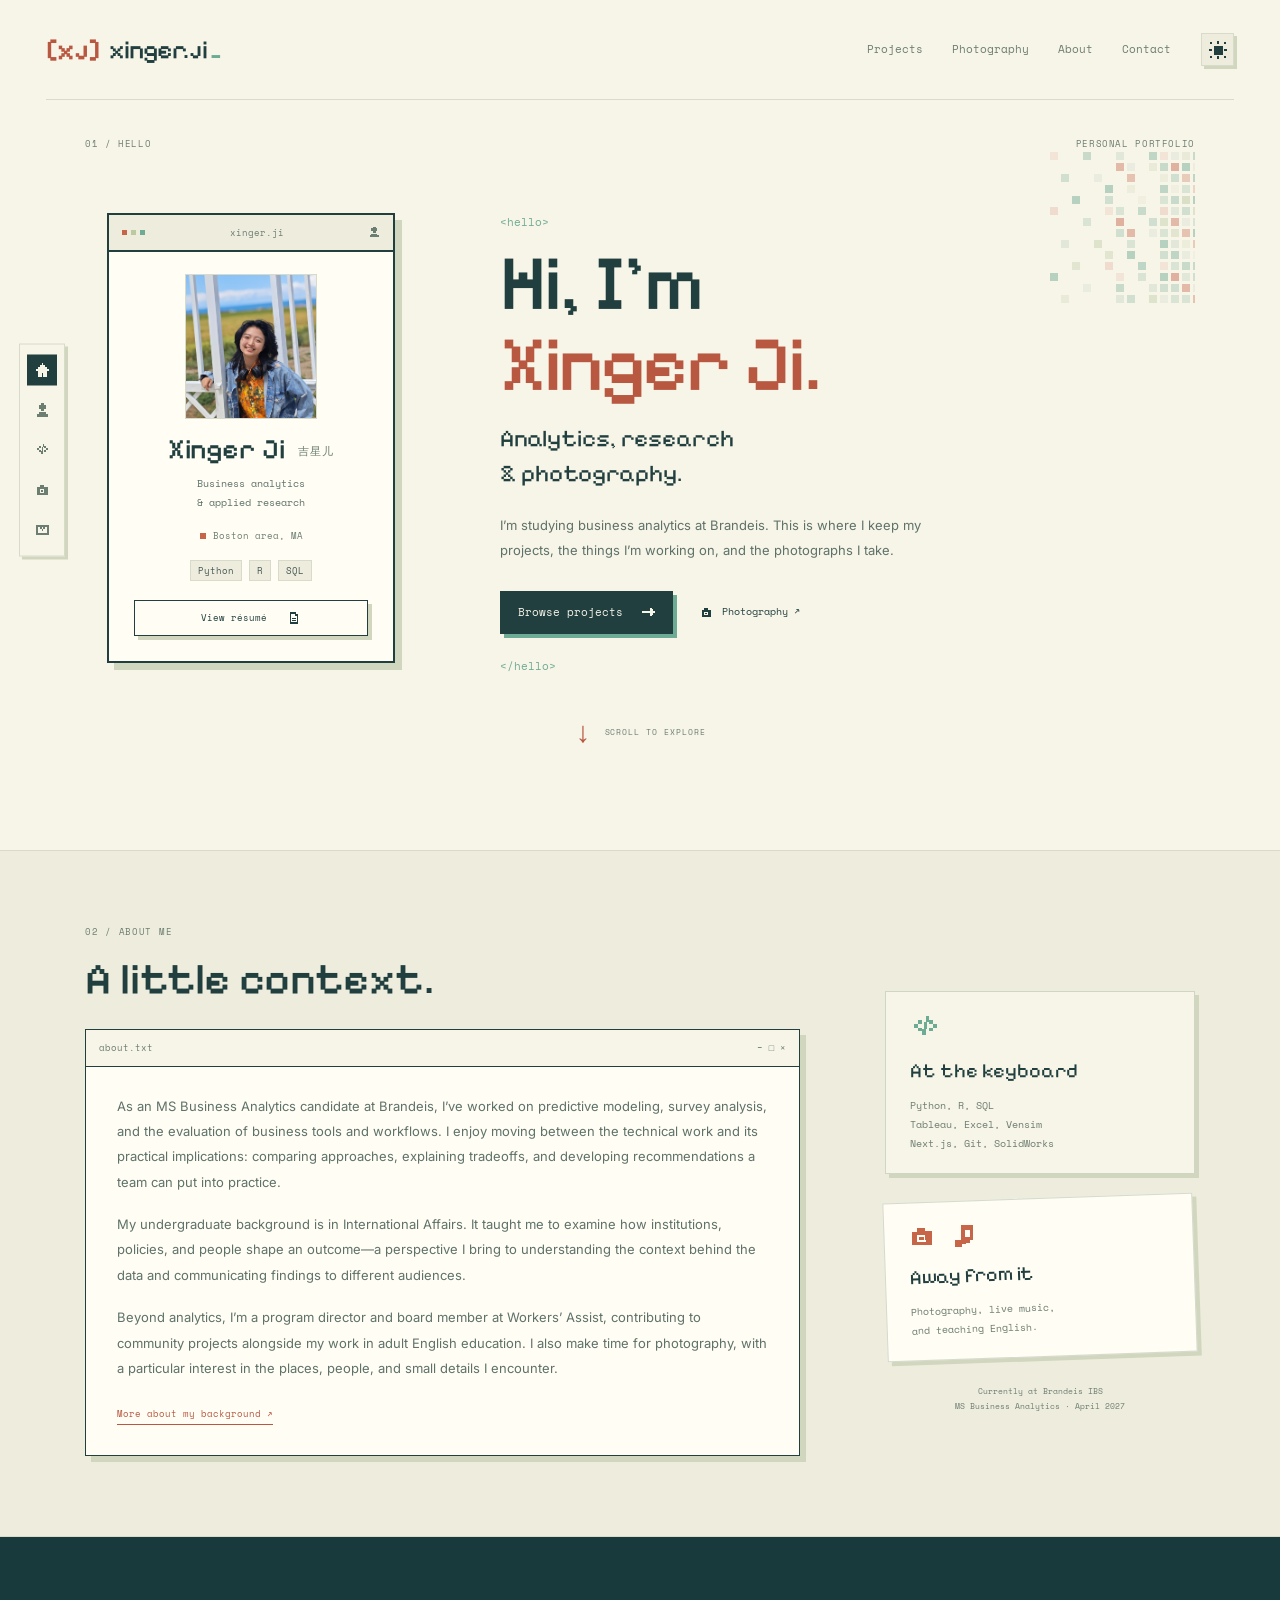
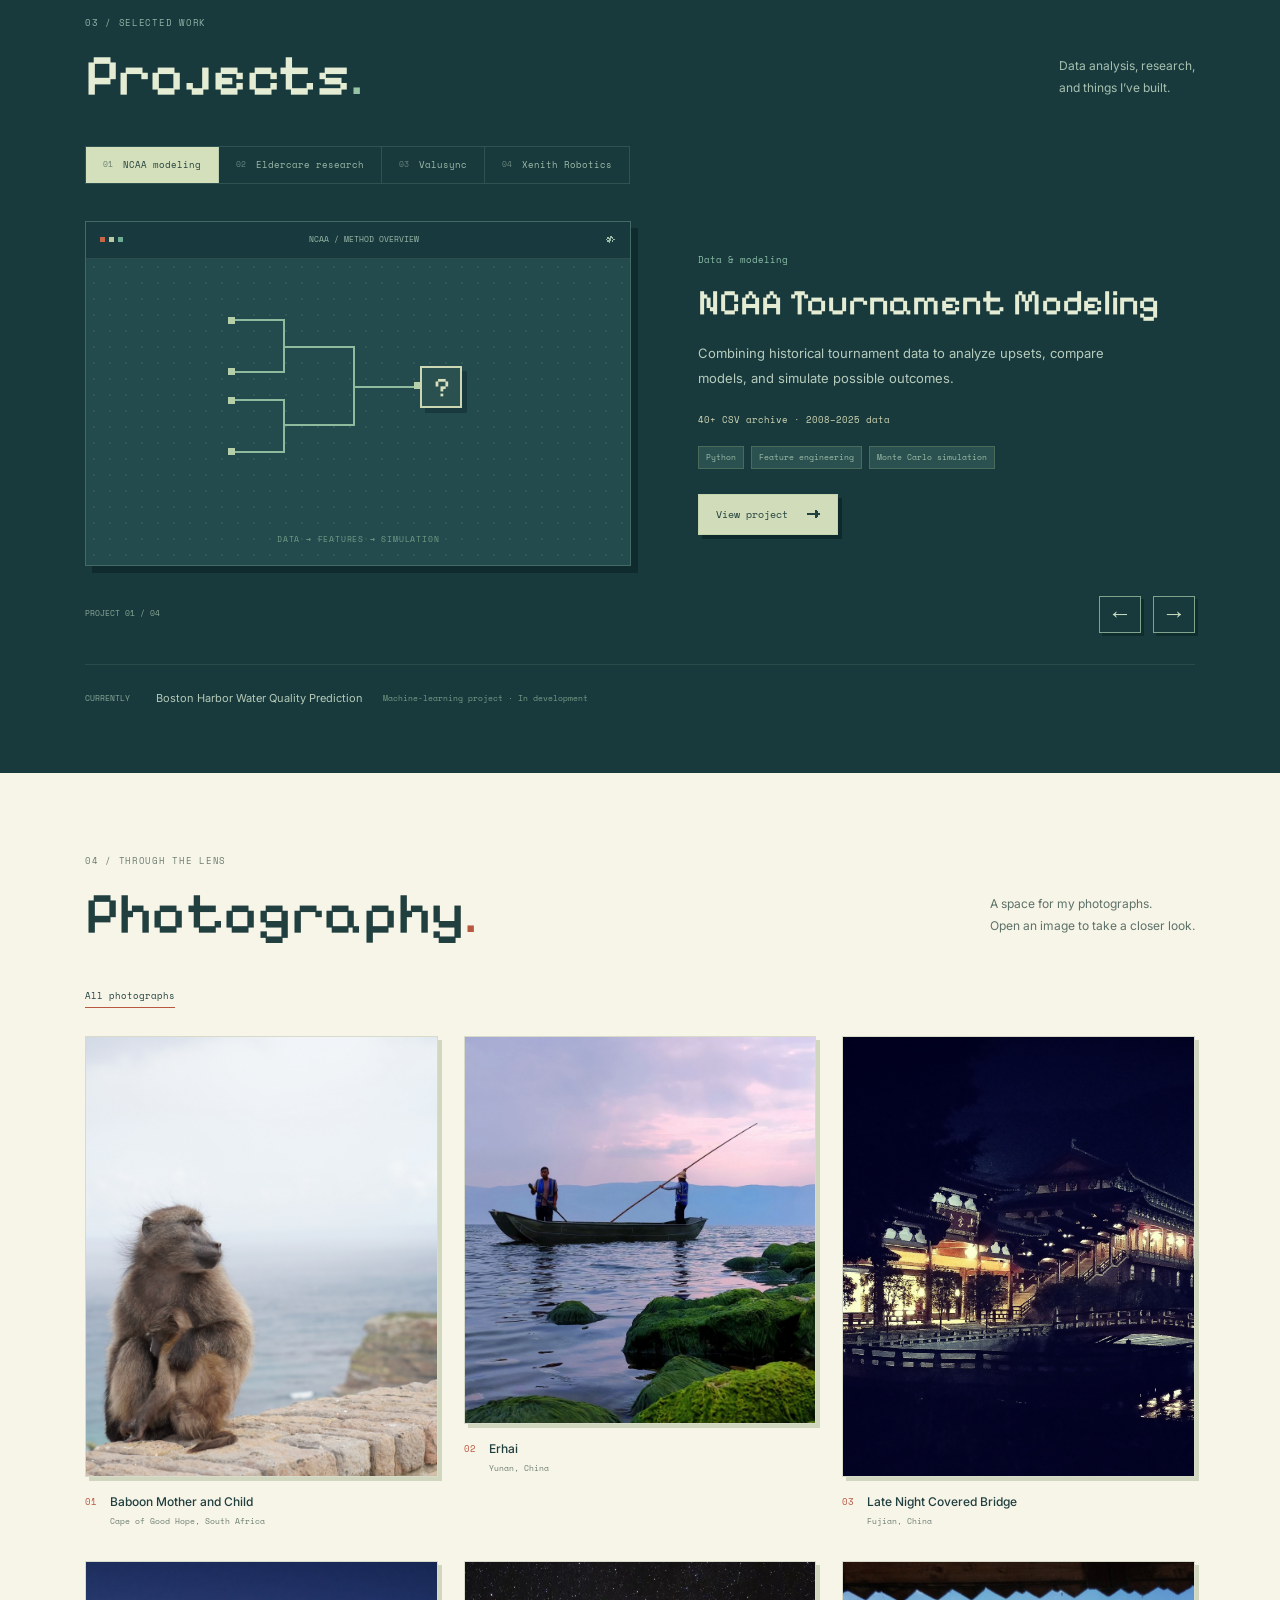
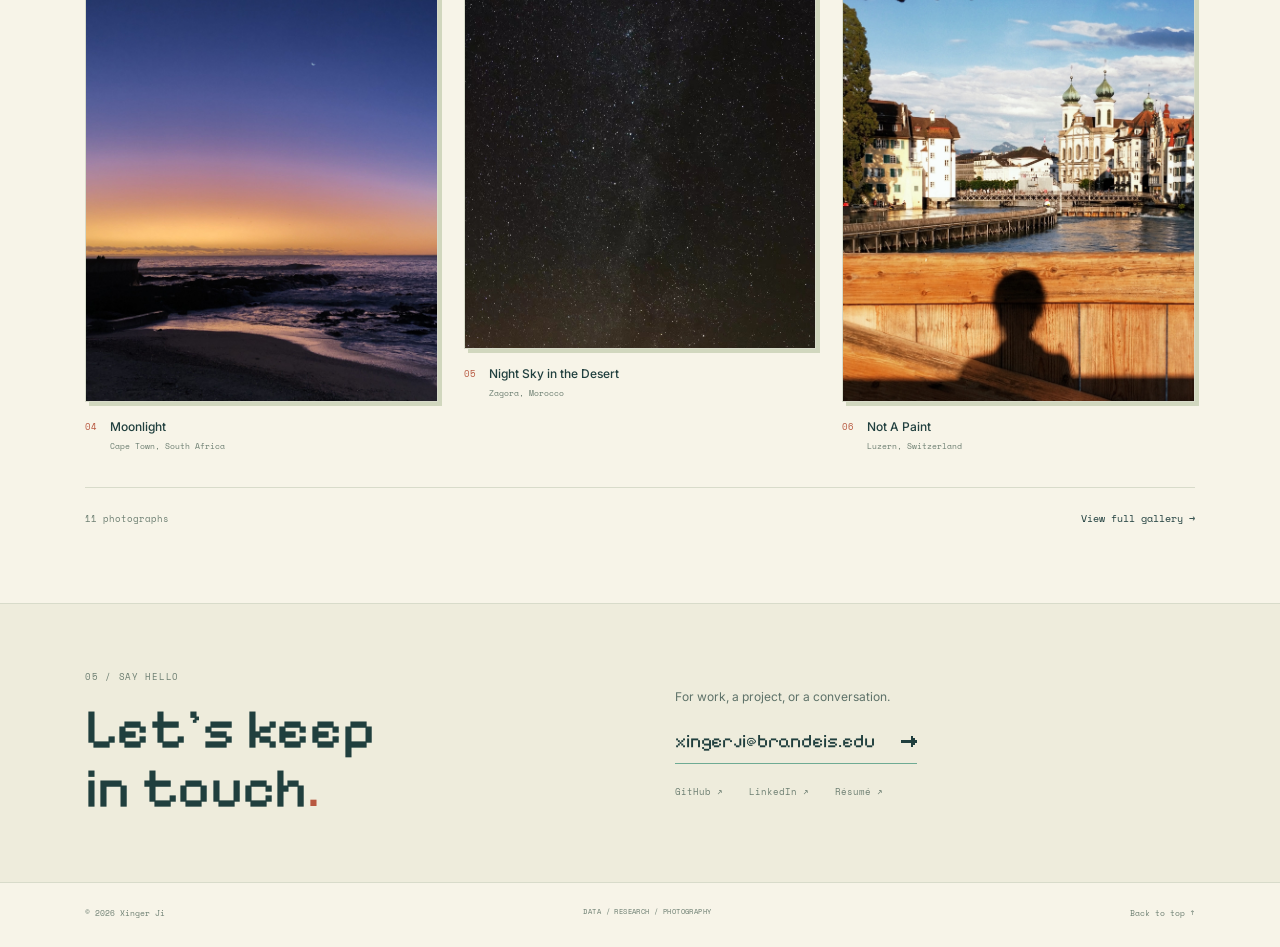
<file: index.html>
<!doctype html>
<html lang="en"><head><meta charset="utf-8"><meta name="viewport" content="width=device-width,initial-scale=1">
  <meta name="theme-color" content="#f7f4e8"><title>Xinger Ji | Projects & Photography</title>
  <meta name="description" content="The personal portfolio of Xinger Ji: analytics projects, applied research, product work, and photography.">
  <link rel="icon" href="./assets/favicon.svg"><link rel="stylesheet" href="./assets/style.css"><script src="./assets/theme.js">
    
  </script><script defer src="./assets/portfolio.js"></script></head><body><a class="skip" href="#main">Skip to content</a><header class="topbar">
    <a class="wordmark" href="./"><span class="wordmark-symbol" aria-hidden="true">[xj]</span> xinger.ji<span class="wordmark-cursor" aria-hidden="true">_</span>
    </a><nav aria-label="Main navigation"><a href="#projects">Projects</a><a href="#photography">Photography</a>
      <a href="#about">About</a><a href="#contact">Contact</a></nav>
    <button class="theme-toggle" aria-label="Switch to dusk theme" title="Dusk theme">
      <svg viewBox="0 0 16 16" class="pixel-icon " aria-hidden="true" shape-rendering="crispEdges"><path fill="currentColor" fill-rule="evenodd" d="M7 0H9V3H7ZM7 13H9V16H7ZM0 7H3V9H0ZM13 7H16V9H13ZM4 4H12V12H4ZM1 1H3V3H1ZM13 1H15V3H13ZM1 13H3V15H1ZM13 13H15V15H13Z">
        
      </path></svg></button></header><nav class="section-rail" aria-label="Section navigation"><a href="#home" class="active" aria-current="location" aria-label="Hello" title="Hello">
        <svg viewBox="0 0 16 16" class="pixel-icon " aria-hidden="true" shape-rendering="crispEdges">
          <path fill="currentColor" fill-rule="evenodd" d="M7 1H9V3H11V5H13V7H15V9H13V15H9V11H7V15H3V9H1V7H3V5H5V3H7Z">
            
          </path></svg><span class="rail-tooltip">01 / Hello</span></a><a href="#about" class="" aria-label="About" title="About">
            <svg viewBox="0 0 16 16" class="pixel-icon " aria-hidden="true" shape-rendering="crispEdges">
              <path fill="currentColor" fill-rule="evenodd" d="M6 1H10V3H12V7H10V9H6V7H4V3H6ZM4 10H12V12H14V15H2V12H4Z">
                
              </path></svg><span class="rail-tooltip">02 / About</span></a><a href="#projects" class="" aria-label="Projects" title="Projects">
                <svg viewBox="0 0 16 16" class="pixel-icon " aria-hidden="true" shape-rendering="crispEdges"><path fill="currentColor" fill-rule="evenodd" d="M4 4H6V6H4V8H2V6H4ZM4 8H6V10H4ZM12 4H10V6H12V8H14V6H12ZM12 8H10V10H12ZM8 2H10V5H9V9H8V12H6V9H7V5H8Z"></path></svg><span class="rail-tooltip">03 / Projects</span></a><a href="#photography" class="" aria-label="Photography" title="Photography"><svg viewBox="0 0 16 16" class="pixel-icon " aria-hidden="true" shape-rendering="crispEdges"><path fill="currentColor" fill-rule="evenodd" d="M2 5H5V3H10V5H14V13H2ZM5 7V11H10V7ZM6 8H9V10H6Z">
                  
                </path></svg><span class="rail-tooltip">04 / Photography</span></a><a href="#contact" class="" aria-label="Contact" title="Contact">
                  <svg viewBox="0 0 16 16" class="pixel-icon " aria-hidden="true" shape-rendering="crispEdges"><path fill="currentColor" fill-rule="evenodd" d="M1 3H15V13H1ZM3 5V11H13V5H11V7H9V9H7V7H5V5ZM7 5H9V7H7Z">
                    
                  </path></svg><span class="rail-tooltip">05 / Contact</span></a></nav><main id="main"><section class="intro-section section-shell" id="home"><div class="pixel-mosaic " aria-hidden="true"><i style="opacity:0.18;background:var(--coral)"></i>
                    <i style="opacity:0;background:var(--mint)"></i><i style="opacity:0;background:var(--mint)"></i><i style="opacity:0.62;background:var(--mint)"></i><i style="opacity:0;background:var(--sage)"></i><i style="opacity:0;background:var(--coral)"></i>
                    <i style="opacity:0.29;background:var(--mint)"></i><i style="opacity:0;background:var(--mint)"></i><i style="opacity:0;background:var(--sage)"></i><i style="opacity:0.73;background:var(--mint)"></i><i style="opacity:0.18;background:var(--coral)"></i>
                    <i style="opacity:0.18;background:var(--mint)"></i><i style="opacity:0.4;background:var(--sage)"></i><i style="opacity:0.62;background:var(--mint)"></i><i style="opacity:0.62;background:var(--mint)"></i><i style="opacity:0.8400000000000001;background:var(--coral)">
                      
                    </i><i style="opacity:0.29;background:var(--sage)"></i><i style="opacity:0.29;background:var(--mint)"></i><i style="opacity:0;background:var(--mint)"></i><i style="opacity:0;background:var(--coral)"></i><i style="opacity:0;background:var(--mint)"></i><i style="opacity:0;background:var(--mint)"></i>
                    <i style="opacity:0;background:var(--mint)"></i><i style="opacity:0;background:var(--sage)"></i><i style="opacity:0.73;background:var(--coral)"></i><i style="opacity:0.18;background:var(--mint)"></i><i style="opacity:0;background:var(--mint)"></i>
                    <i style="opacity:0.4;background:var(--sage)"></i><i style="opacity:0.62;background:var(--mint)"></i><i style="opacity:0.8400000000000001;background:var(--coral)"></i><i style="opacity:0.8400000000000001;background:var(--mint)"></i><i style="opacity:0.29;background:var(--sage)"></i>
                    <i style="opacity:0.29;background:var(--mint)"></i><i style="opacity:0.51;background:var(--mint)"></i><i style="opacity:0.73;background:var(--coral)"></i>
                    <i style="opacity:0.73;background:var(--sage)"></i><i style="opacity:0;background:var(--mint)"></i><i style="opacity:0.51;background:var(--mint)"></i>
                    <i style="opacity:0;background:var(--coral)"></i><i style="opacity:0;background:var(--mint)"></i><i style="opacity:0.18;background:var(--mint)"></i>
                    <i style="opacity:0;background:var(--mint)"></i><i style="opacity:0;background:var(--sage)"></i><i style="opacity:0.62;background:var(--coral)"></i>
                    <i style="opacity:0;background:var(--mint)"></i><i style="opacity:0;background:var(--mint)"></i><i style="opacity:0.29;background:var(--sage)"></i>
                    <i style="opacity:0.51;background:var(--mint)"></i><i style="opacity:0.51;background:var(--coral)"></i><i style="opacity:0.73;background:var(--mint)"></i>
                    <i style="opacity:0.18;background:var(--sage)"></i><i style="opacity:0.18;background:var(--mint)"></i><i style="opacity:0.4;background:var(--mint)"></i>
                    <i style="opacity:0.62;background:var(--coral)"></i><i style="opacity:0;background:var(--mint)"></i><i style="opacity:0;background:var(--mint)"></i>
                    <i style="opacity:0;background:var(--mint)"></i><i style="opacity:0;background:var(--coral)"></i><i style="opacity:0;background:var(--mint)"></i>
                    <i style="opacity:0.8400000000000001;background:var(--mint)"></i><i style="opacity:0;background:var(--mint)"></i>
                    <i style="opacity:0.29;background:var(--sage)"></i><i style="opacity:0;background:var(--coral)"></i><i style="opacity:0;background:var(--mint)"></i>
                    <i style="opacity:0.73;background:var(--mint)"></i><i style="opacity:0.18;background:var(--sage)"></i><i style="opacity:0.4;background:var(--mint)"></i>
                    <i style="opacity:0.4;background:var(--coral)"></i><i style="opacity:0.62;background:var(--mint)"></i><i style="opacity:0.62;background:var(--sage)"></i>
                    <i style="opacity:0.8400000000000001;background:var(--mint)"></i><i style="opacity:0.29;background:var(--mint)"></i><i style="opacity:0;background:var(--sage)"></i>
                    <i style="opacity:0;background:var(--mint)"></i><i style="opacity:0.8400000000000001;background:var(--mint)"></i><i style="opacity:0;background:var(--mint)"></i>
                    <i style="opacity:0;background:var(--coral)"></i><i style="opacity:0.51;background:var(--mint)"></i><i style="opacity:0;background:var(--mint)"></i>
                    <i style="opacity:0;background:var(--mint)"></i><i style="opacity:0.18;background:var(--sage)"></i><i style="opacity:0;background:var(--coral)"></i>
                    <i style="opacity:0.4;background:var(--mint)"></i><i style="opacity:0.62;background:var(--mint)"></i><i style="opacity:0.8400000000000001;background:var(--sage)"></i>
                    <i style="opacity:0.8400000000000001;background:var(--mint)"></i><i style="opacity:0.29;background:var(--coral)"></i><i style="opacity:0.51;background:var(--mint)"></i>
                    <i style="opacity:0.51;background:var(--sage)"></i><i style="opacity:0.73;background:var(--mint)"></i><i style="opacity:0.29;background:var(--coral)"></i>
                    <i style="opacity:0;background:var(--sage)"></i><i style="opacity:0;background:var(--mint)"></i><i style="opacity:0;background:var(--mint)"></i>
                    <i style="opacity:0;background:var(--mint)"></i><i style="opacity:0.18;background:var(--coral)"></i><i style="opacity:0.4;background:var(--mint)"></i>
                    <i style="opacity:0;background:var(--mint)"></i><i style="opacity:0.62;background:var(--mint)"></i><i style="opacity:0;background:var(--sage)"></i>
                    <i style="opacity:0.29;background:var(--coral)"></i><i style="opacity:0.29;background:var(--mint)"></i><i style="opacity:0.51;background:var(--mint)"></i>
                    <i style="opacity:0.73;background:var(--sage)"></i><i style="opacity:0.73;background:var(--mint)"></i><i style="opacity:0.18;background:var(--coral)"></i>
                    <i style="opacity:0.18;background:var(--mint)"></i><i style="opacity:0.4;background:var(--sage)"></i><i style="opacity:0;background:var(--mint)"></i>
                    <i style="opacity:0;background:var(--coral)"></i><i style="opacity:0;background:var(--sage)"></i><i style="opacity:0.4;background:var(--mint)"></i>
                    <i style="opacity:0;background:var(--mint)"></i><i style="opacity:0;background:var(--mint)"></i><i style="opacity:0.8400000000000001;background:var(--coral)"></i>
                    <i style="opacity:0;background:var(--mint)"></i><i style="opacity:0;background:var(--mint)"></i><i style="opacity:0.51;background:var(--mint)"></i>
                    <i style="opacity:0.73;background:var(--sage)"></i><i style="opacity:0.73;background:var(--coral)"></i><i style="opacity:0.18;background:var(--mint)"></i>
                    <i style="opacity:0.4;background:var(--mint)"></i><i style="opacity:0.4;background:var(--sage)"></i><i style="opacity:0.62;background:var(--mint)"></i>
                    <i style="opacity:0.8400000000000001;background:var(--coral)"></i><i style="opacity:0.8400000000000001;background:var(--mint)"></i><i style="opacity:0;background:var(--mint)"></i><i style="opacity:0;background:var(--mint)"></i><i style="opacity:0;background:var(--coral)"></i><i style="opacity:0;background:var(--sage)"></i><i style="opacity:0;background:var(--mint)"></i><i style="opacity:0;background:var(--mint)"></i><i style="opacity:0.51;background:var(--mint)"></i><i style="opacity:0.73;background:var(--coral)"></i><i style="opacity:0;background:var(--mint)"></i><i style="opacity:0.18;background:var(--mint)"></i><i style="opacity:0.4;background:var(--mint)"></i><i style="opacity:0.62;background:var(--sage)"></i><i style="opacity:0.62;background:var(--coral)"></i><i style="opacity:0.8400000000000001;background:var(--mint)"></i><i style="opacity:0.29;background:var(--mint)"></i>
                    <i style="opacity:0.29;background:var(--sage)"></i><i style="opacity:0.51;background:var(--mint)"></i><i style="opacity:0.51;background:var(--coral)"></i><i style="opacity:0;background:var(--sage)"></i><i style="opacity:0.29;background:var(--mint)"></i><i style="opacity:0;background:var(--mint)"></i><i style="opacity:0;background:var(--coral)"></i><i style="opacity:0.73;background:var(--sage)"></i><i style="opacity:0;background:var(--mint)"></i><i style="opacity:0;background:var(--mint)"></i><i style="opacity:0.4;background:var(--mint)"></i><i style="opacity:0;background:var(--coral)"></i><i style="opacity:0;background:var(--mint)"></i><i style="opacity:0.8400000000000001;background:var(--mint)"></i><i style="opacity:0.29;background:var(--mint)"></i><i style="opacity:0.29;background:var(--sage)"></i><i style="opacity:0.51;background:var(--coral)"></i><i style="opacity:0.73;background:var(--mint)"></i><i style="opacity:0.73;background:var(--mint)"></i>
                    <i style="opacity:0.18;background:var(--sage)"></i><i style="opacity:0.4;background:var(--mint)"></i><i style="opacity:0;background:var(--mint)"></i><i style="opacity:0;background:var(--sage)"></i><i style="opacity:0;background:var(--mint)"></i><i style="opacity:0;background:var(--mint)"></i><i style="opacity:0;background:var(--coral)"></i><i style="opacity:0.62;background:var(--sage)"></i><i style="opacity:0;background:var(--mint)"></i><i style="opacity:0.8400000000000001;background:var(--mint)"></i><i style="opacity:0;background:var(--mint)"></i><i style="opacity:0;background:var(--coral)"></i><i style="opacity:0.51;background:var(--mint)"></i><i style="opacity:0.73;background:var(--mint)"></i><i style="opacity:0.18;background:var(--mint)"></i><i style="opacity:0.18;background:var(--sage)"></i><i style="opacity:0.4;background:var(--coral)"></i><i style="opacity:0.4;background:var(--mint)"></i><i style="opacity:0.62;background:var(--mint)"></i>
                    <i style="opacity:0.8400000000000001;background:var(--sage)"></i><i style="opacity:0;background:var(--coral)"></i><i style="opacity:0;background:var(--mint)"></i><i style="opacity:0.62;background:var(--sage)"></i><i style="opacity:0;background:var(--mint)"></i><i style="opacity:0;background:var(--mint)"></i><i style="opacity:0.29;background:var(--coral)"></i><i style="opacity:0;background:var(--sage)"></i><i style="opacity:0;background:var(--mint)"></i><i style="opacity:0.73;background:var(--mint)"></i><i style="opacity:0;background:var(--mint)"></i><i style="opacity:0.18;background:var(--coral)"></i><i style="opacity:0.4;background:var(--mint)"></i><i style="opacity:0.62;background:var(--mint)"></i><i style="opacity:0.62;background:var(--mint)"></i><i style="opacity:0.8400000000000001;background:var(--sage)"></i><i style="opacity:0.29;background:var(--coral)"></i>
                    <i style="opacity:0.29;background:var(--mint)"></i><i style="opacity:0.51;background:var(--mint)"></i>
                    <i style="opacity:0.8400000000000001;background:var(--mint)"></i><i style="opacity:0;background:var(--coral)"></i><i style="opacity:0;background:var(--mint)"></i><i style="opacity:0;background:var(--sage)"></i><i style="opacity:0;background:var(--mint)"></i><i style="opacity:0;background:var(--mint)"></i><i style="opacity:0.18;background:var(--coral)"></i><i style="opacity:0;background:var(--sage)"></i><i style="opacity:0.4;background:var(--mint)"></i><i style="opacity:0;background:var(--mint)"></i><i style="opacity:0.8400000000000001;background:var(--mint)"></i><i style="opacity:0.8400000000000001;background:var(--coral)"></i><i style="opacity:0.29;background:var(--mint)"></i><i style="opacity:0.51;background:var(--mint)"></i><i style="opacity:0.51;background:var(--mint)"></i><i style="opacity:0.73;background:var(--sage)"></i><i style="opacity:0.73;background:var(--coral)"></i><i style="opacity:0.18;background:var(--mint)"></i>
                    <i style="opacity:0;background:var(--sage)"></i><i style="opacity:0;background:var(--mint)"></i><i style="opacity:0;background:var(--coral)"></i><i style="opacity:0.18;background:var(--mint)"></i><i style="opacity:0;background:var(--sage)"></i><i style="opacity:0;background:var(--mint)"></i><i style="opacity:0.62;background:var(--mint)"></i><i style="opacity:0;background:var(--coral)"></i><i style="opacity:0;background:var(--sage)"></i><i style="opacity:0.29;background:var(--mint)"></i><i style="opacity:0.51;background:var(--mint)"></i><i style="opacity:0.51;background:var(--mint)"></i><i style="opacity:0.73;background:var(--coral)"></i><i style="opacity:0.18;background:var(--mint)"></i><i style="opacity:0.18;background:var(--mint)"></i><i style="opacity:0.4;background:var(--mint)"></i><i style="opacity:0.62;background:var(--sage)"></i><i style="opacity:0.62;background:var(--coral)"></i>
                    <i style="opacity:0;background:var(--mint)"></i><i style="opacity:0.4;background:var(--sage)"></i><i style="opacity:0;background:var(--mint)"></i><i style="opacity:0;background:var(--coral)"></i><i style="opacity:0;background:var(--mint)"></i><i style="opacity:0;background:var(--sage)"></i><i style="opacity:0.29;background:var(--mint)"></i><i style="opacity:0.51;background:var(--mint)"></i><i style="opacity:0;background:var(--coral)"></i><i style="opacity:0.73;background:var(--sage)"></i><i style="opacity:0.18;background:var(--mint)"></i><i style="opacity:0.4;background:var(--mint)"></i><i style="opacity:0.4;background:var(--mint)"></i><i style="opacity:0.62;background:var(--coral)"></i><i style="opacity:0.8400000000000001;background:var(--mint)"></i><i style="opacity:0.8400000000000001;background:var(--mint)"></i><i style="opacity:0.29;background:var(--mint)"></i>
                    <i style="opacity:0.29;background:var(--sage)"></i></div><div class="section-marker"><span>01 / HELLO</span><span>PERSONAL PORTFOLIO</span></div><div class="intro-layout"><aside class="identity-card" aria-label="Profile"><div class="window-bar"><span class="window-dots" aria-hidden="true"><i></i><i></i><i></i></span><span>xinger.ji</span><svg viewBox="0 0 16 16" class="pixel-icon " aria-hidden="true" shape-rendering="crispEdges"><path fill="currentColor" fill-rule="evenodd" d="M6 1H10V3H12V7H10V9H6V7H4V3H6ZM4 10H12V12H14V15H2V12H4Z"></path></svg></div><div class="portrait-area"><div class="portrait-frame "><div class="portrait-placeholder"><span class="portrait-initials" aria-hidden="true">XJ</span><span>Portrait</span></div></div></div><h2>Xinger Ji <span lang="zh">吉星儿</span></h2><p>Business analytics<br/>&amp; applied research</p><div class="identity-location"><span class="small-pixel"></span> Boston area, MA</div><div class="identity-tools"><span>
                      Python</span><span>R</span><span>SQL</span></div><a class="pixel-button resume-button" href="./resume.html">View résumé <svg viewBox="0 0 16 16" class="pixel-icon " aria-hidden="true" shape-rendering="crispEdges"><path fill="currentColor" fill-rule="evenodd" d="M3 1H10V3H13V15H3ZM5 3V13H11V6H9V3ZM6 8H10V9H6ZM6 10H10V11H6Z"></path></svg></a></aside><div class="intro-copy"><span class="code-label">&lt;hello&gt;</span><h1>Hi, I’m<br/><span>Xinger Ji.</span></h1><p class="intro-role">Analytics, research<br/>&amp; photography.</p><p class="intro-description">I’m studying business analytics at Brandeis. This is where I keep my projects, the things I’m working on, and the photographs I take.</p><div class="intro-actions"><a class="pixel-button primary" href="#projects">Browse projects <svg viewBox="0 0 16 16" class="pixel-icon " aria-hidden="true" shape-rendering="crispEdges">
                      <path fill="currentColor" fill-rule="evenodd" d="M1 7H10V3H12V5H14V7H16V9H14V11H12V13H10V9H1Z"></path></svg></a><a class="plain-link" href="#photography"><svg viewBox="0 0 16 16" class="pixel-icon " aria-hidden="true" shape-rendering="crispEdges"><path fill="currentColor" fill-rule="evenodd" d="M2 5H5V3H10V5H14V13H2ZM5 7V11H10V7ZM6 8H9V10H6Z"></path></svg> Photography ↗</a></div><span class="code-label closing">&lt;/hello&gt;</span></div></div><a class="scroll-note" href="#about"><span class="pixel-scroll" aria-hidden="true">↓</span> SCROLL TO EXPLORE</a></section><section class="about-section" id="about"><div class="section-shell about-layout"><div class="about-copy"><span class="section-kicker">02 / ABOUT ME</span><h2>A little context.</h2><div class="about-window"><div class="window-bar"><span>about.txt</span><span aria-hidden="true">− □ ×</span></div><div class="window-content"><p>
                        As an MS Business Analytics candidate at Brandeis, I’ve worked on predictive modeling, survey analysis, and the evaluation of business tools and workflows. I enjoy moving between the technical work and its practical implications: comparing approaches, explaining tradeoffs, and developing recommendations a team can put into practice.</p><p>My undergraduate background is in International Affairs. It taught me to examine how institutions, policies, and people shape an outcome—a perspective I bring to understanding the context behind the data and communicating findings to different audiences. </p><p>Beyond analytics, I’m a program director and board member at Workers’ Assist, contributing to community projects alongside my work in adult English education. I also make time for photography, with a particular interest in the places, people, and small details I encounter.</p>
                      <a class="inline-link" href="https://www.linkedin.com/in/xinger-ji-354817263/" target="_blank" rel="noopener noreferrer">More about my background ↗</a></div></div></div><div class="about-shelf"><div class="shelf-tile"><svg viewBox="0 0 16 16" class="pixel-icon " aria-hidden="true" shape-rendering="crispEdges"><path fill="currentColor" fill-rule="evenodd" d="M4 4H6V6H4V8H2V6H4ZM4 8H6V10H4ZM12 4H10V6H12V8H14V6H12ZM12 8H10V10H12ZM8 2H10V5H9V9H8V12H6V9H7V5H8Z"></path></svg><span>At the keyboard</span><p>Python, R, SQL<br/>Tableau, Excel, Vensim<br/>Next.js, Git, SolidWorks</p></div><div class="shelf-tile personal-tile"><div class="pixel-pair"><svg viewBox="0 0 16 16" class="pixel-icon " aria-hidden="true" shape-rendering="crispEdges"><path fill="currentColor" fill-rule="evenodd" d="M2 5H5V3H10V5H14V13H2ZM5 7V11H10V7ZM6 8H9V10H6Z"></path>
                    </svg><svg viewBox="0 0 16 16" class="pixel-icon " aria-hidden="true" shape-rendering="crispEdges"><path fill="currentColor" fill-rule="evenodd" d="M7 2H14V11H12V13H9V9H12V5H9V13H7V15H3V11H7Z"></path></svg></div><span>Away from it</span><p>Photography, live music,<br/>and teaching English.</p></div><p class="about-study">Currently at Brandeis IBS<br/>MS Business Analytics · April 2027</p></div></div></section><section class="projects-section" id="projects"><div class="section-shell"><div class="section-heading"><div><span class="section-kicker">03 / SELECTED WORK</span><h2>Projects<span class="pixel-period">.</span></h2></div><p>Data analysis, research,<br/>and things I’ve built.</p></div><div id="project-deck"><div class="project-selector" role="group" aria-label="Choose a project"><button aria-pressed="true" class="active"><span>01</span>NCAA modeling</button><button aria-pressed="false" class=""><span>02</span>
                      Eldercare research</button><button aria-pressed="false" class=""><span>03</span>Valusync</button><button aria-pressed="false" class=""><span>04</span>Xenith Robotics</button></div><div class="project-showcase"><div class="project-window"><div class="window-bar"><span class="window-dots" aria-hidden="true"><i></i><i></i><i></i></span><span>NCAA / METHOD OVERVIEW</span><svg viewBox="0 0 16 16" class="pixel-icon " aria-hidden="true" shape-rendering="crispEdges"><path fill="currentColor" fill-rule="evenodd" d="M4 4H6V6H4V8H2V6H4ZM4 8H6V10H4ZM12 4H10V6H12V8H14V6H12ZM12 8H10V10H12ZM8 2H10V5H9V9H8V12H6V9H7V5H8Z"></path></svg></div><div class="project-visual visual-ncaa" aria-hidden="true"><div class="bracket-grid"><i></i><i></i><i></i><i></i><i></i><i></i><i></i></div><div class="visual-caption">DATA → FEATURES → SIMULATION</div></div></div><div class="project-info"><p class="project-kind">Data &amp; modeling</p>
                      <h3>NCAA Tournament Modeling</h3><p class="project-description">Combining historical tournament data to analyze upsets, compare models, and simulate possible outcomes.</p><p class="project-scope">40+ CSV archive · 2008–2025 data</p><ul class="tags" aria-label="Methods and tools"><li>Python</li><li>Feature engineering</li><li>Monte Carlo simulation</li></ul><a class="pixel-button" href="./projects/ncaa.html">View project <svg viewBox="0 0 16 16" class="pixel-icon " aria-hidden="true" shape-rendering="crispEdges"><path fill="currentColor" fill-rule="evenodd" d="M1 7H10V3H12V5H14V7H16V9H14V11H12V13H10V9H1Z"></path></svg></a></div></div><div class="project-controls"><span role="status">PROJECT 01 / 04</span><div><button aria-label="Previous project">←</button><button aria-label="Next project">→</button></div></div><div class="currently"><span class="current-label">CURRENTLY</span><p><strong>Boston Harbor Water Quality Prediction</strong><span>Machine-learning project · In development</span>
                      </p></div></div></div></section><section class="photography-section section-shell" id="photography"><div class="section-heading"><div><span class="section-kicker">04 / THROUGH THE LENS</span><h2>Photography<span class="pixel-period">.</span></h2></div><p>A space for my photographs.<br/>Open an image to take a closer look.</p></div><div class="gallery gallery-preview" data-gallery="" data-preview="true"><div class="gallery-toolbar"><div class="gallery-categories" role="group" aria-label="Filter photographs"><button class="active" aria-pressed="true">All photographs</button></div></div><div class="gallery-empty"><div class="empty-film" aria-hidden="true"><svg viewBox="0 0 16 16" class="pixel-icon " aria-hidden="true" shape-rendering="crispEdges"><path fill="currentColor" fill-rule="evenodd" d="M2 5H5V3H10V5H14V13H2ZM5 7V11H10V7ZM6 8H9V10H6Z">
                      
                    </path></svg><span>NO. 001</span></div><div><h3>The gallery starts here.</h3><p>Photographs will appear here as I add them.</p></div></div></div></section><section class="contact-section" id="contact"><div class="section-shell contact-layout"><div><span class="section-kicker">05 / SAY HELLO</span><h2>Let’s keep<br/>in touch<span class="pixel-period">.</span></h2></div><div class="contact-copy"><p>For work, a project, or a conversation.</p><a class="contact-email" href="mailto:xingerji@brandeis.edu">xingerji@brandeis.edu <svg viewBox="0 0 16 16" class="pixel-icon " aria-hidden="true" shape-rendering="crispEdges"><path fill="currentColor" fill-rule="evenodd" d="M1 7H10V3H12V5H14V7H16V9H14V11H12V13H10V9H1Z"></path></svg></a><div class="contact-social"><a href="https://github.com/Xinger-Ji" target="_blank" rel="noopener noreferrer">GitHub ↗</a><a href="https://www.linkedin.com/in/xinger-ji-354817263/" target="_blank" rel="noopener noreferrer">LinkedIn ↗</a>
                      <a href="./resume.html">Résumé ↗</a></div></div></div></section></main><footer class="site-footer section-shell"><span>© 2026 Xinger Ji</span><span class="footer-note">DATA / RESEARCH / PHOTOGRAPHY</span><a href="#home">Back to top ↑</a></footer><template data-project="0"><div class="project-selector" role="group" aria-label="Choose a project"><button aria-pressed="true" class="active"><span>01</span>NCAA modeling</button><button aria-pressed="false" class=""><span>02</span>Eldercare research</button><button aria-pressed="false" class=""><span>03</span>Valusync</button><button aria-pressed="false" class=""><span>04</span>Xenith Robotics</button></div><div class="project-showcase"><div class="project-window"><div class="window-bar"><span class="window-dots" aria-hidden="true"><i></i><i></i><i></i></span><span>NCAA / METHOD OVERVIEW</span>
                      <svg viewBox="0 0 16 16" class="pixel-icon " aria-hidden="true" shape-rendering="crispEdges"><path fill="currentColor" fill-rule="evenodd" d="M4 4H6V6H4V8H2V6H4ZM4 8H6V10H4ZM12 4H10V6H12V8H14V6H12ZM12 8H10V10H12ZM8 2H10V5H9V9H8V12H6V9H7V5H8Z"></path></svg></div><div class="project-visual visual-ncaa" aria-hidden="true"><div class="bracket-grid"><i></i><i></i><i></i><i></i><i></i><i></i><i></i></div><div class="visual-caption">DATA → FEATURES → SIMULATION</div></div></div><div class="project-info"><p class="project-kind">Data &amp; modeling</p><h3>NCAA Tournament Modeling</h3><p class="project-description">Combining historical tournament data to analyze upsets, compare models, and simulate possible outcomes.</p><p class="project-scope">40+ CSV archive · 2008–2025 data</p><ul class="tags" aria-label="Methods and tools"><li>Python</li><li>Feature engineering</li><li>Monte Carlo simulation</li></ul>
                      <a class="pixel-button" href="./projects/ncaa.html">View project <svg viewBox="0 0 16 16" class="pixel-icon " aria-hidden="true" shape-rendering="crispEdges"><path fill="currentColor" fill-rule="evenodd" d="M1 7H10V3H12V5H14V7H16V9H14V11H12V13H10V9H1Z"></path></svg></a></div></div><div class="project-controls"><span role="status">PROJECT 01 / 04</span><div><button aria-label="Previous project">←</button><button aria-label="Next project">→</button></div></div><div class="currently"><span class="current-label">CURRENTLY</span><p><strong>Boston Harbor Water Quality Prediction</strong><span>Machine-learning project · In development</span></p></div></template><template data-project="1"><div class="project-selector" role="group" aria-label="Choose a project"><button aria-pressed="false" class=""><span>01</span>NCAA modeling</button><button aria-pressed="true" class="active"><span>02</span>Eldercare research</button><button aria-pressed="false" class=""><span>
                        03</span>Valusync</button><button aria-pressed="false" class=""><span>04</span>Xenith Robotics</button></div><div class="project-showcase"><div class="project-window"><div class="window-bar"><span class="window-dots" aria-hidden="true"><i></i><i></i><i></i></span><span>COMMUNITY / SURVEY ANALYSIS</span><svg viewBox="0 0 16 16" class="pixel-icon " aria-hidden="true" shape-rendering="crispEdges"><path fill="currentColor" fill-rule="evenodd" d="M4 4H6V6H4V8H2V6H4ZM4 8H6V10H4ZM12 4H10V6H12V8H14V6H12ZM12 8H10V10H12ZM8 2H10V5H9V9H8V12H6V9H7V5H8Z"></path></svg></div><div class="project-visual visual-eldercare" aria-hidden="true"><div class="pixel-survey"><span>COMMUNITY SURVEY</span><b>2,632</b><small>records analyzed</small><div class="survey-lines"><i></i><i></i><i></i><i></i></div></div></div></div><div class="project-info"><p class="project-kind">Applied research</p>
                        <h3>Eldercare Survey Analysis</h3><p class="project-description">Using community survey records to identify care needs and translate demand patterns into service proposals.</p><p class="project-scope">2,632 survey records · 12 technical proposals</p><ul class="tags" aria-label="Methods and tools"><li>Survey analysis</li><li>Segmentation</li><li>Service planning</li></ul><a class="pixel-button" href="./projects/eldercare.html">View project <svg viewBox="0 0 16 16" class="pixel-icon " aria-hidden="true" shape-rendering="crispEdges"><path fill="currentColor" fill-rule="evenodd" d="M1 7H10V3H12V5H14V7H16V9H14V11H12V13H10V9H1Z"></path></svg></a></div></div><div class="project-controls"><span role="status">PROJECT 02 / 04</span><div><button aria-label="Previous project">←</button><button aria-label="Next project">→</button></div></div><div class="currently"><span class="current-label">CURRENTLY</span><p><strong>Boston Harbor Water Quality Prediction</strong><span>
                          Machine-learning project · In development</span></p></div></template><template data-project="2"><div class="project-selector" role="group" aria-label="Choose a project"><button aria-pressed="false" class=""><span>01</span>NCAA modeling</button><button aria-pressed="false" class=""><span>02</span>Eldercare research</button><button aria-pressed="true" class="active"><span>03</span>Valusync</button><button aria-pressed="false" class=""><span>04</span>Xenith Robotics</button></div><div class="project-showcase"><div class="project-window"><div class="window-bar"><span class="window-dots" aria-hidden="true"><i></i><i></i><i></i></span><span>VALUSYNC / WORKFLOW</span><svg viewBox="0 0 16 16" class="pixel-icon " aria-hidden="true" shape-rendering="crispEdges"><path fill="currentColor" fill-rule="evenodd" d="M4 4H6V6H4V8H2V6H4ZM4 8H6V10H4ZM12 4H10V6H12V8H14V6H12ZM12 8H10V10H12ZM8 2H10V5H9V9H8V12H6V9H7V5H8Z">
                        
                      </path></svg></div><div class="project-visual visual-valusync" aria-hidden="true"><div class="pixel-workflow"><div><span>01</span><span>02</span><span>03</span><span>04</span><span>05</span></div><b>→</b><div class="workflow-sheet"><i></i><i></i><i></i><i></i></div><p>EVALUATE / ORGANIZE / HAND OFF</p></div></div></div><div class="project-info"><p class="project-kind">Client field project</p><h3>Valusync Platform Evaluation</h3><p class="project-description">Comparing social-media platforms and designing the content records, tracking, and review workflow around them.</p><p class="project-scope">5 platforms · 3 testing rounds</p><ul class="tags" aria-label="Methods and tools"><li>Evaluation framework</li><li>CSV</li><li>UTM tracking</li></ul><a class="pixel-button" href="./projects/valusync.html">View project <svg viewBox="0 0 16 16" class="pixel-icon " aria-hidden="true" shape-rendering="crispEdges"><path fill="currentColor" fill-rule="evenodd" d="M1 7H10V3H12V5H14V7H16V9H14V11H12V13H10V9H1Z"></path>
                      </svg></a></div></div><div class="project-controls"><span role="status">PROJECT 03 / 04</span><div><button aria-label="Previous project">←</button><button aria-label="Next project">→</button></div></div><div class="currently"><span class="current-label">CURRENTLY</span><p><strong>Boston Harbor Water Quality Prediction</strong><span>Machine-learning project · In development</span></p></div></template><template data-project="3"><div class="project-selector" role="group" aria-label="Choose a project"><button aria-pressed="false" class=""><span>01</span>NCAA modeling</button><button aria-pressed="false" class=""><span>02</span>Eldercare research</button><button aria-pressed="false" class=""><span>03</span>Valusync</button><button aria-pressed="true" class="active"><span>04</span>
                        Xenith Robotics</button></div><div class="project-showcase"><div class="project-window"><div class="window-bar"><span class="window-dots" aria-hidden="true"><i></i><i></i><i></i></span><span>XENITH / WEB &amp; PRODUCT</span><svg viewBox="0 0 16 16" class="pixel-icon " aria-hidden="true" shape-rendering="crispEdges"><path fill="currentColor" fill-rule="evenodd" d="M4 4H6V6H4V8H2V6H4ZM4 8H6V10H4ZM12 4H10V6H12V8H14V6H12ZM12 8H10V10H12ZM8 2H10V5H9V9H8V12H6V9H7V5H8Z"></path></svg></div><div class="project-visual visual-xenith" aria-hidden="true"><div class="pixel-website"><div><i></i><i></i><i></i></div><span>XENITH ROBOTICS</span><div class="robot-figures"><i></i><i></i><i></i></div><small>WEB / PRODUCT / IMPLEMENTATION</small></div></div></div><div class="project-info"><p class="project-kind">Web &amp; product implementation</p><h3>Xenith Robotics</h3><p class="project-description">Building the company website and translating three robot forms into materials for customers, engineers, and partners.</p>
                          <p class="project-scope">3 robot forms · Website deployment</p><ul class="tags" aria-label="Methods and tools"><li>Next.js</li><li>Git/GitHub</li><li>Tencent Cloud</li><li>SolidWorks</li></ul><a class="pixel-button" href="./projects/xenith.html">View project <svg viewBox="0 0 16 16" class="pixel-icon " aria-hidden="true" shape-rendering="crispEdges"><path fill="currentColor" fill-rule="evenodd" d="M1 7H10V3H12V5H14V7H16V9H14V11H12V13H10V9H1Z"></path></svg></a></div></div><div class="project-controls"><span role="status">PROJECT 04 / 04</span><div><button aria-label="Previous project">←</button><button aria-label="Next project">→</button></div></div><div class="currently"><span class="current-label">CURRENTLY</span><p><strong>Boston Harbor Water Quality Prediction</strong><span>Machine-learning project · In development</span></p></div></template><noscript><p class="section-shell">Enable JavaScript to browse additional projects and photographs.</p></noscript></body></html>
</file>
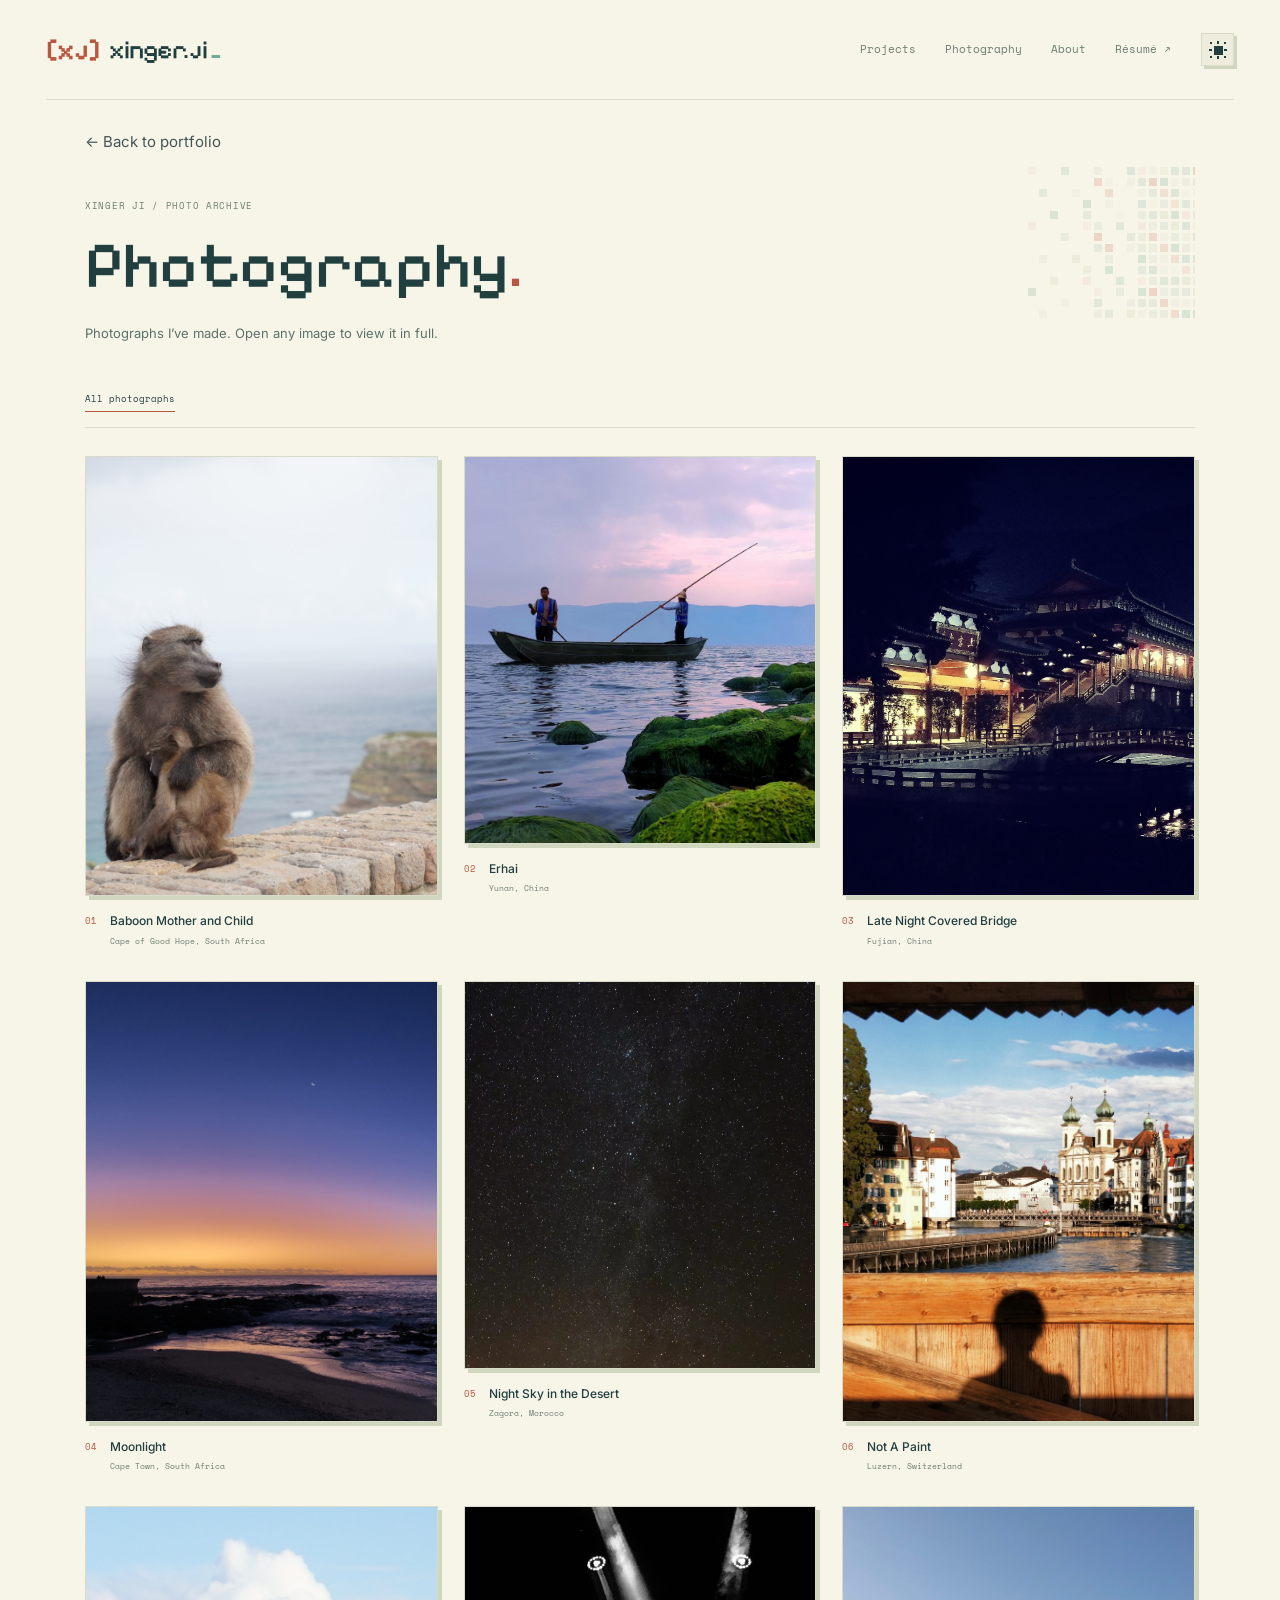
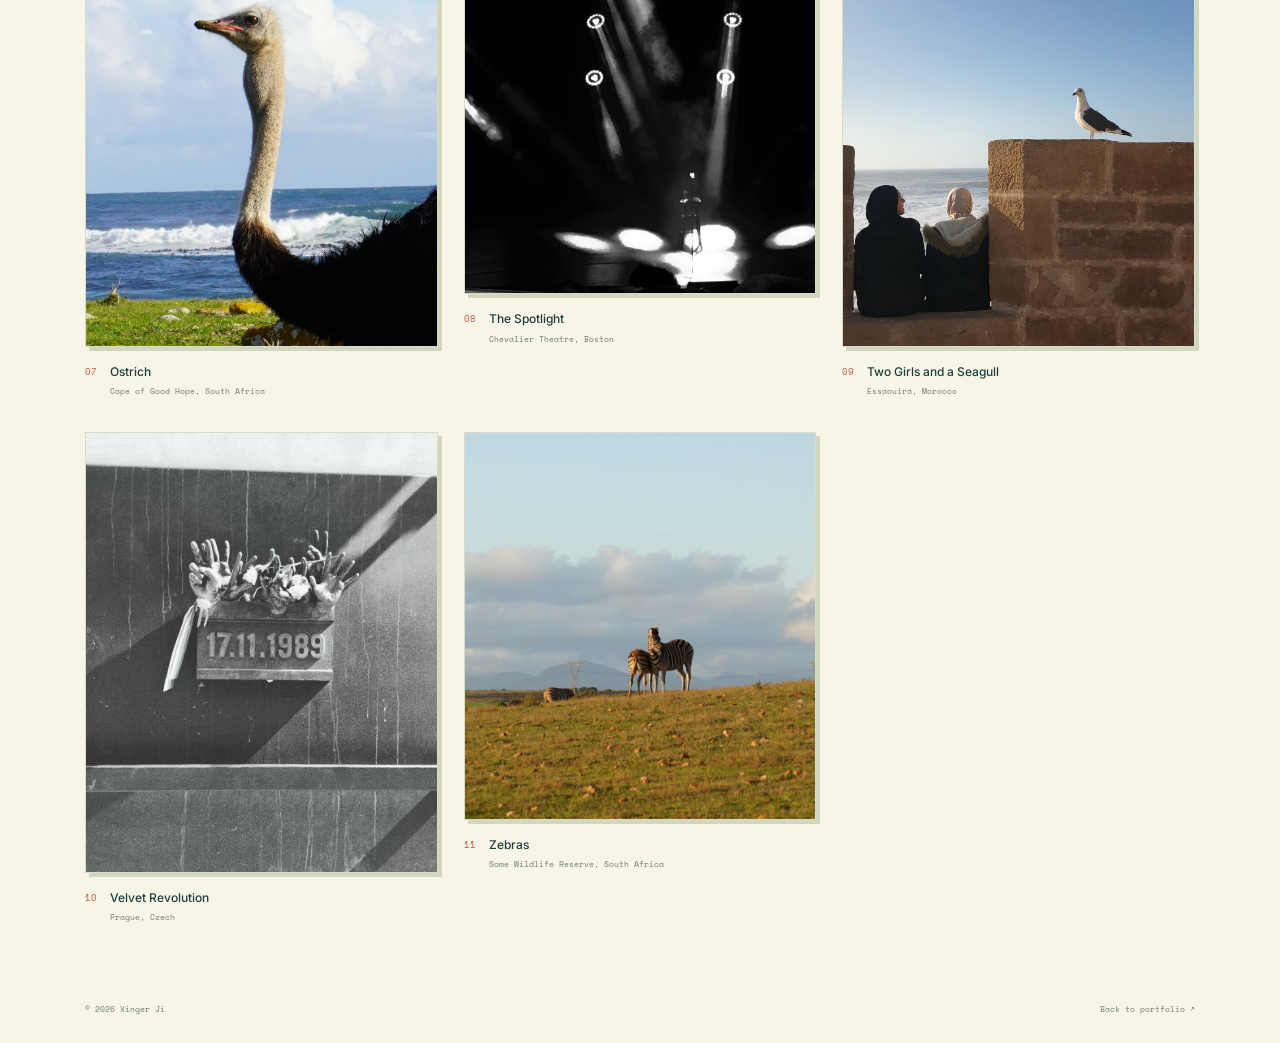
<file: photography/index.html>
<!doctype html>
<html lang="en"><head><meta charset="utf-8"><meta name="viewport" content="width=device-width,initial-scale=1"><meta name="theme-color" content="#f7f4e8"><title>Photography | Xinger Ji</title><meta name="description" content="The personal portfolio of Xinger Ji: analytics projects, applied research, product work, and photography."><link rel="icon" href="../assets/favicon.svg"><link rel="stylesheet" href="../assets/style.css"><script src="../assets/theme.js"></script><script defer src="../assets/portfolio.js"></script></head><body><a class="skip" href="#main">Skip to content</a><header class="topbar"><a class="wordmark" href="../"><span class="wordmark-symbol" aria-hidden="true">[xj]</span> xinger.ji<span class="wordmark-cursor" aria-hidden="true">_</span></a><nav aria-label="Main navigation"><a href="../#projects">Projects</a><a href="../photography/">Photography</a><a href="../#about">About</a><a href="../resume.html">Résumé ↗</a></nav><button class="theme-toggle" aria-label="Switch to dusk theme" title="Dusk theme"><svg viewBox="0 0 16 16" class="pixel-icon " aria-hidden="true" shape-rendering="crispEdges"><path fill="currentColor" fill-rule="evenodd" d="M7 0H9V3H7ZM7 13H9V16H7ZM0 7H3V9H0ZM13 7H16V9H13ZM4 4H12V12H4ZM1 1H3V3H1ZM13 1H15V3H13ZM1 13H3V15H1ZM13 13H15V15H13Z"></path></svg></button></header><main class="gallery-page section-shell" id="main"><a class="back-link" href="../#photography">← Back to portfolio</a><div class="gallery-page-heading"><div class="pixel-mosaic " aria-hidden="true"><i style="opacity:0.18;background:var(--coral)"></i><i style="opacity:0;background:var(--mint)"></i><i style="opacity:0;background:var(--mint)"></i><i style="opacity:0.62;background:var(--mint)"></i><i style="opacity:0;background:var(--sage)"></i><i style="opacity:0;background:var(--coral)"></i><i style="opacity:0.29;background:var(--mint)"></i><i style="opacity:0;background:var(--mint)"></i><i style="opacity:0;background:var(--sage)"></i><i style="opacity:0.73;background:var(--mint)"></i><i style="opacity:0.18;background:var(--coral)"></i><i style="opacity:0.18;background:var(--mint)"></i><i style="opacity:0.4;background:var(--sage)"></i><i style="opacity:0.62;background:var(--mint)"></i><i style="opacity:0.62;background:var(--mint)"></i><i style="opacity:0.8400000000000001;background:var(--coral)"></i><i style="opacity:0.29;background:var(--sage)"></i><i style="opacity:0.29;background:var(--mint)"></i><i style="opacity:0;background:var(--mint)"></i><i style="opacity:0;background:var(--coral)"></i><i style="opacity:0;background:var(--mint)"></i><i style="opacity:0;background:var(--mint)"></i><i style="opacity:0;background:var(--mint)"></i><i style="opacity:0;background:var(--sage)"></i><i style="opacity:0.73;background:var(--coral)"></i><i style="opacity:0.18;background:var(--mint)"></i><i style="opacity:0;background:var(--mint)"></i><i style="opacity:0.4;background:var(--sage)"></i><i style="opacity:0.62;background:var(--mint)"></i><i style="opacity:0.8400000000000001;background:var(--coral)"></i><i style="opacity:0.8400000000000001;background:var(--mint)"></i><i style="opacity:0.29;background:var(--sage)"></i><i style="opacity:0.29;background:var(--mint)"></i><i style="opacity:0.51;background:var(--mint)"></i><i style="opacity:0.73;background:var(--coral)"></i><i style="opacity:0.73;background:var(--sage)"></i><i style="opacity:0;background:var(--mint)"></i><i style="opacity:0.51;background:var(--mint)"></i><i style="opacity:0;background:var(--coral)"></i><i style="opacity:0;background:var(--mint)"></i><i style="opacity:0.18;background:var(--mint)"></i><i style="opacity:0;background:var(--mint)"></i><i style="opacity:0;background:var(--sage)"></i><i style="opacity:0.62;background:var(--coral)"></i><i style="opacity:0;background:var(--mint)"></i><i style="opacity:0;background:var(--mint)"></i><i style="opacity:0.29;background:var(--sage)"></i><i style="opacity:0.51;background:var(--mint)"></i><i style="opacity:0.51;background:var(--coral)"></i><i style="opacity:0.73;background:var(--mint)"></i><i style="opacity:0.18;background:var(--sage)"></i><i style="opacity:0.18;background:var(--mint)"></i><i style="opacity:0.4;background:var(--mint)"></i><i style="opacity:0.62;background:var(--coral)"></i><i style="opacity:0;background:var(--mint)"></i><i style="opacity:0;background:var(--mint)"></i><i style="opacity:0;background:var(--mint)"></i><i style="opacity:0;background:var(--coral)"></i><i style="opacity:0;background:var(--mint)"></i><i style="opacity:0.8400000000000001;background:var(--mint)"></i><i style="opacity:0;background:var(--mint)"></i><i style="opacity:0.29;background:var(--sage)"></i><i style="opacity:0;background:var(--coral)"></i><i style="opacity:0;background:var(--mint)"></i><i style="opacity:0.73;background:var(--mint)"></i><i style="opacity:0.18;background:var(--sage)"></i><i style="opacity:0.4;background:var(--mint)"></i><i style="opacity:0.4;background:var(--coral)"></i><i style="opacity:0.62;background:var(--mint)"></i><i style="opacity:0.62;background:var(--sage)"></i><i style="opacity:0.8400000000000001;background:var(--mint)"></i><i style="opacity:0.29;background:var(--mint)"></i><i style="opacity:0;background:var(--sage)"></i><i style="opacity:0;background:var(--mint)"></i><i style="opacity:0.8400000000000001;background:var(--mint)"></i><i style="opacity:0;background:var(--mint)"></i><i style="opacity:0;background:var(--coral)"></i><i style="opacity:0.51;background:var(--mint)"></i><i style="opacity:0;background:var(--mint)"></i><i style="opacity:0;background:var(--mint)"></i><i style="opacity:0.18;background:var(--sage)"></i><i style="opacity:0;background:var(--coral)"></i><i style="opacity:0.4;background:var(--mint)"></i><i style="opacity:0.62;background:var(--mint)"></i><i style="opacity:0.8400000000000001;background:var(--sage)"></i><i style="opacity:0.8400000000000001;background:var(--mint)"></i><i style="opacity:0.29;background:var(--coral)"></i><i style="opacity:0.51;background:var(--mint)"></i><i style="opacity:0.51;background:var(--sage)"></i><i style="opacity:0.73;background:var(--mint)"></i><i style="opacity:0.29;background:var(--coral)"></i><i style="opacity:0;background:var(--sage)"></i><i style="opacity:0;background:var(--mint)"></i><i style="opacity:0;background:var(--mint)"></i><i style="opacity:0;background:var(--mint)"></i><i style="opacity:0.18;background:var(--coral)"></i><i style="opacity:0.4;background:var(--mint)"></i><i style="opacity:0;background:var(--mint)"></i><i style="opacity:0.62;background:var(--mint)"></i><i style="opacity:0;background:var(--sage)"></i><i style="opacity:0.29;background:var(--coral)"></i><i style="opacity:0.29;background:var(--mint)"></i><i style="opacity:0.51;background:var(--mint)"></i><i style="opacity:0.73;background:var(--sage)"></i><i style="opacity:0.73;background:var(--mint)"></i><i style="opacity:0.18;background:var(--coral)"></i><i style="opacity:0.18;background:var(--mint)"></i><i style="opacity:0.4;background:var(--sage)"></i><i style="opacity:0;background:var(--mint)"></i><i style="opacity:0;background:var(--coral)"></i><i style="opacity:0;background:var(--sage)"></i><i style="opacity:0.4;background:var(--mint)"></i><i style="opacity:0;background:var(--mint)"></i><i style="opacity:0;background:var(--mint)"></i><i style="opacity:0.8400000000000001;background:var(--coral)"></i><i style="opacity:0;background:var(--mint)"></i><i style="opacity:0;background:var(--mint)"></i><i style="opacity:0.51;background:var(--mint)"></i><i style="opacity:0.73;background:var(--sage)"></i><i style="opacity:0.73;background:var(--coral)"></i><i style="opacity:0.18;background:var(--mint)"></i><i style="opacity:0.4;background:var(--mint)"></i><i style="opacity:0.4;background:var(--sage)"></i><i style="opacity:0.62;background:var(--mint)"></i><i style="opacity:0.8400000000000001;background:var(--coral)"></i><i style="opacity:0.8400000000000001;background:var(--mint)"></i><i style="opacity:0;background:var(--mint)"></i><i style="opacity:0;background:var(--mint)"></i><i style="opacity:0;background:var(--coral)"></i><i style="opacity:0;background:var(--sage)"></i><i style="opacity:0;background:var(--mint)"></i><i style="opacity:0;background:var(--mint)"></i><i style="opacity:0.51;background:var(--mint)"></i><i style="opacity:0.73;background:var(--coral)"></i><i style="opacity:0;background:var(--mint)"></i><i style="opacity:0.18;background:var(--mint)"></i><i style="opacity:0.4;background:var(--mint)"></i><i style="opacity:0.62;background:var(--sage)"></i><i style="opacity:0.62;background:var(--coral)"></i><i style="opacity:0.8400000000000001;background:var(--mint)"></i><i style="opacity:0.29;background:var(--mint)"></i><i style="opacity:0.29;background:var(--sage)"></i><i style="opacity:0.51;background:var(--mint)"></i><i style="opacity:0.51;background:var(--coral)"></i><i style="opacity:0;background:var(--sage)"></i><i style="opacity:0.29;background:var(--mint)"></i><i style="opacity:0;background:var(--mint)"></i><i style="opacity:0;background:var(--coral)"></i><i style="opacity:0.73;background:var(--sage)"></i><i style="opacity:0;background:var(--mint)"></i><i style="opacity:0;background:var(--mint)"></i><i style="opacity:0.4;background:var(--mint)"></i><i style="opacity:0;background:var(--coral)"></i><i style="opacity:0;background:var(--mint)"></i><i style="opacity:0.8400000000000001;background:var(--mint)"></i><i style="opacity:0.29;background:var(--mint)"></i><i style="opacity:0.29;background:var(--sage)"></i><i style="opacity:0.51;background:var(--coral)"></i><i style="opacity:0.73;background:var(--mint)"></i><i style="opacity:0.73;background:var(--mint)"></i><i style="opacity:0.18;background:var(--sage)"></i><i style="opacity:0.4;background:var(--mint)"></i><i style="opacity:0;background:var(--mint)"></i><i style="opacity:0;background:var(--sage)"></i><i style="opacity:0;background:var(--mint)"></i><i style="opacity:0;background:var(--mint)"></i><i style="opacity:0;background:var(--coral)"></i><i style="opacity:0.62;background:var(--sage)"></i><i style="opacity:0;background:var(--mint)"></i><i style="opacity:0.8400000000000001;background:var(--mint)"></i><i style="opacity:0;background:var(--mint)"></i><i style="opacity:0;background:var(--coral)"></i><i style="opacity:0.51;background:var(--mint)"></i><i style="opacity:0.73;background:var(--mint)"></i><i style="opacity:0.18;background:var(--mint)"></i><i style="opacity:0.18;background:var(--sage)"></i><i style="opacity:0.4;background:var(--coral)"></i><i style="opacity:0.4;background:var(--mint)"></i><i style="opacity:0.62;background:var(--mint)"></i><i style="opacity:0.8400000000000001;background:var(--sage)"></i><i style="opacity:0;background:var(--coral)"></i><i style="opacity:0;background:var(--mint)"></i><i style="opacity:0.62;background:var(--sage)"></i><i style="opacity:0;background:var(--mint)"></i><i style="opacity:0;background:var(--mint)"></i><i style="opacity:0.29;background:var(--coral)"></i><i style="opacity:0;background:var(--sage)"></i><i style="opacity:0;background:var(--mint)"></i><i style="opacity:0.73;background:var(--mint)"></i><i style="opacity:0;background:var(--mint)"></i><i style="opacity:0.18;background:var(--coral)"></i><i style="opacity:0.4;background:var(--mint)"></i><i style="opacity:0.62;background:var(--mint)"></i><i style="opacity:0.62;background:var(--mint)"></i><i style="opacity:0.8400000000000001;background:var(--sage)"></i><i style="opacity:0.29;background:var(--coral)"></i><i style="opacity:0.29;background:var(--mint)"></i><i style="opacity:0.51;background:var(--mint)"></i><i style="opacity:0.8400000000000001;background:var(--mint)"></i><i style="opacity:0;background:var(--coral)"></i><i style="opacity:0;background:var(--mint)"></i><i style="opacity:0;background:var(--sage)"></i><i style="opacity:0;background:var(--mint)"></i><i style="opacity:0;background:var(--mint)"></i><i style="opacity:0.18;background:var(--coral)"></i><i style="opacity:0;background:var(--sage)"></i><i style="opacity:0.4;background:var(--mint)"></i><i style="opacity:0;background:var(--mint)"></i><i style="opacity:0.8400000000000001;background:var(--mint)"></i><i style="opacity:0.8400000000000001;background:var(--coral)"></i><i style="opacity:0.29;background:var(--mint)"></i><i style="opacity:0.51;background:var(--mint)"></i><i style="opacity:0.51;background:var(--mint)"></i><i style="opacity:0.73;background:var(--sage)"></i><i style="opacity:0.73;background:var(--coral)"></i><i style="opacity:0.18;background:var(--mint)"></i><i style="opacity:0;background:var(--sage)"></i><i style="opacity:0;background:var(--mint)"></i><i style="opacity:0;background:var(--coral)"></i><i style="opacity:0.18;background:var(--mint)"></i><i style="opacity:0;background:var(--sage)"></i><i style="opacity:0;background:var(--mint)"></i><i style="opacity:0.62;background:var(--mint)"></i><i style="opacity:0;background:var(--coral)"></i><i style="opacity:0;background:var(--sage)"></i><i style="opacity:0.29;background:var(--mint)"></i><i style="opacity:0.51;background:var(--mint)"></i><i style="opacity:0.51;background:var(--mint)"></i><i style="opacity:0.73;background:var(--coral)"></i><i style="opacity:0.18;background:var(--mint)"></i><i style="opacity:0.18;background:var(--mint)"></i><i style="opacity:0.4;background:var(--mint)"></i><i style="opacity:0.62;background:var(--sage)"></i><i style="opacity:0.62;background:var(--coral)"></i><i style="opacity:0;background:var(--mint)"></i><i style="opacity:0.4;background:var(--sage)"></i><i style="opacity:0;background:var(--mint)"></i><i style="opacity:0;background:var(--coral)"></i><i style="opacity:0;background:var(--mint)"></i><i style="opacity:0;background:var(--sage)"></i><i style="opacity:0.29;background:var(--mint)"></i><i style="opacity:0.51;background:var(--mint)"></i><i style="opacity:0;background:var(--coral)"></i><i style="opacity:0.73;background:var(--sage)"></i><i style="opacity:0.18;background:var(--mint)"></i><i style="opacity:0.4;background:var(--mint)"></i><i style="opacity:0.4;background:var(--mint)"></i><i style="opacity:0.62;background:var(--coral)"></i><i style="opacity:0.8400000000000001;background:var(--mint)"></i><i style="opacity:0.8400000000000001;background:var(--mint)"></i><i style="opacity:0.29;background:var(--mint)"></i><i style="opacity:0.29;background:var(--sage)"></i></div><span class="section-kicker">XINGER JI / PHOTO ARCHIVE</span><h1>Photography<span class="pixel-period">.</span></h1><p>Photographs I’ve made. Open any image to view it in full.</p></div><div class="gallery gallery-full" data-gallery="" data-preview="false"><div class="gallery-toolbar"><div class="gallery-categories" role="group" aria-label="Filter photographs"><button class="active" aria-pressed="true">All photographs</button></div></div><div class="gallery-empty"><div class="empty-film" aria-hidden="true"><svg viewBox="0 0 16 16" class="pixel-icon " aria-hidden="true" shape-rendering="crispEdges"><path fill="currentColor" fill-rule="evenodd" d="M2 5H5V3H10V5H14V13H2ZM5 7V11H10V7ZM6 8H9V10H6Z"></path></svg><span>NO. 001</span></div><div><h3>The gallery starts here.</h3><p>Photographs will appear here as I add them.</p></div></div></div></main><footer class="site-footer section-shell"><span>© 2026 Xinger Ji</span><a href="../">Back to portfolio ↗</a></footer><noscript><p class="section-shell">Enable JavaScript to browse additional projects and photographs.</p></noscript></body></html>
</file>
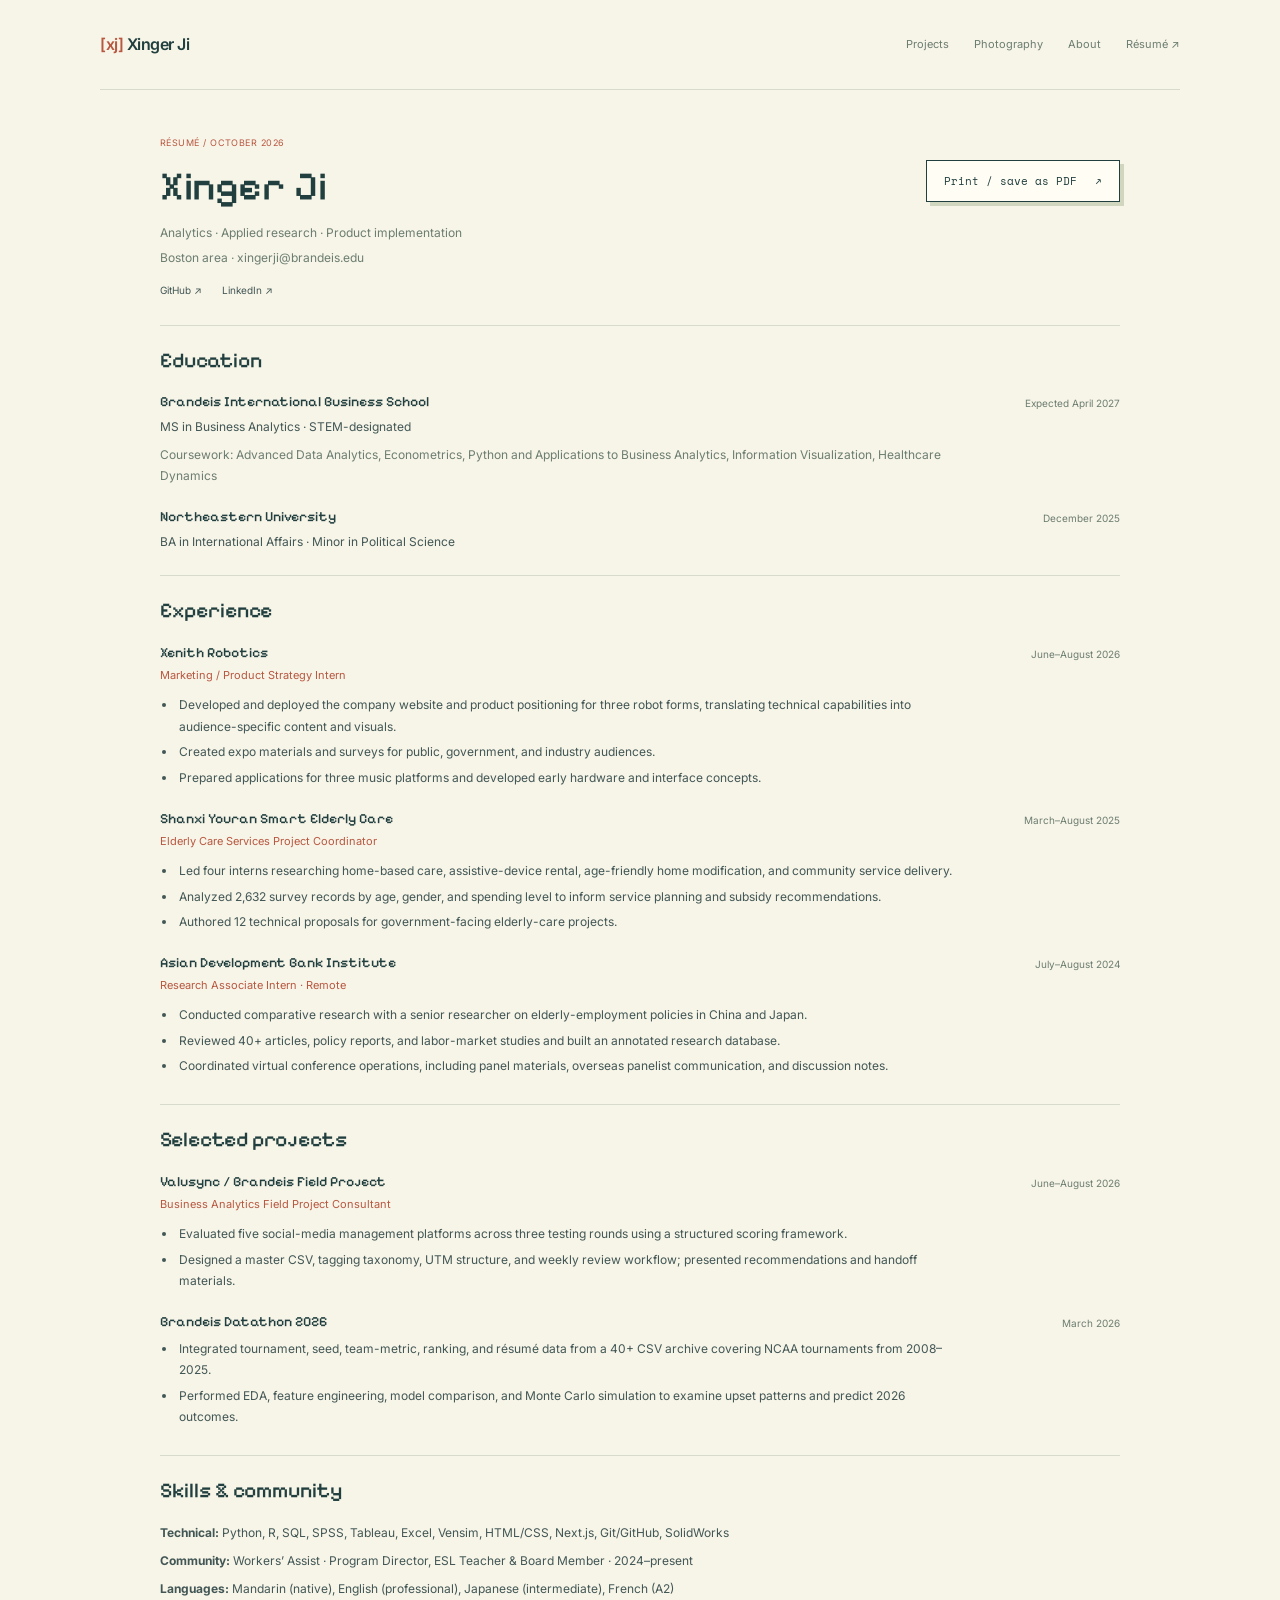
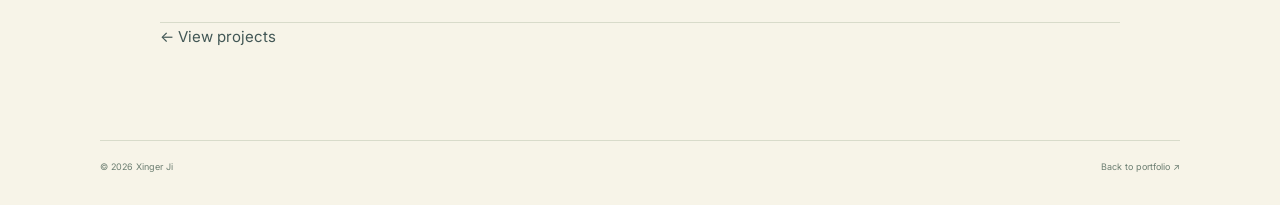
<file: resume.html>
<!doctype html><html lang="en"><head><meta charset="utf-8"><meta name="viewport" content="width=device-width,initial-scale=1"><meta name="theme-color" content="#f6f4ed"><title>Résumé | Xinger Ji</title><meta name="description" content="Experience, education, and skills of Xinger Ji. Printable résumé."><link rel="icon" href="./assets/favicon.svg" type="image/svg+xml"><link rel="stylesheet" href="./assets/style.css"><script src="./assets/app.js" defer></script><script src="./assets/theme.js"></script></head><body><a class="skip" href="#main">Skip to content</a><header class="site-header"><a class="brand" href="./"><span style="color:var(--accent)">[xj]</span> Xinger Ji</a><nav aria-label="Main navigation"><a href="./#projects">Projects</a><a href="./photography/">Photography</a><a href="./#about">About</a><a href="./resume.html">Résumé ↗</a></nav></header><main id="main" class="resume-page"><div class="resume-heading" id="top"><div><p class="eyebrow">RÉSUMÉ / OCTOBER 2026</p><h1>Xinger Ji</h1><p>Analytics · Applied research · Product implementation</p><p>Boston area · <a href="mailto:xingerji@brandeis.edu">xingerji@brandeis.edu</a></p><div class="resume-social"><a href="https://github.com/Xinger-Ji">GitHub ↗</a><a href="https://www.linkedin.com/in/xinger-ji-354817263/">LinkedIn ↗</a></div></div><button class="button" data-print>Print / save as PDF <span aria-hidden="true">↗</span></button></div><section><h2>Education</h2><div class="resume-item"><h3>Brandeis International Business School</h3><span>Expected April 2027</span><p>MS in Business Analytics · STEM-designated</p><p class="muted">Coursework: Advanced Data Analytics, Econometrics, Python and Applications to Business Analytics, Information Visualization, Healthcare Dynamics</p></div><div class="resume-item"><h3>Northeastern University</h3><span>December 2025</span><p>BA in International Affairs · Minor in Political Science</p></div></section><section><h2>Experience</h2><div class="resume-item"><h3>Xenith Robotics</h3><span>June–August 2026</span><p class="role">Marketing / Product Strategy Intern</p><ul><li>Developed and deployed the company website and product positioning for three robot forms, translating technical capabilities into audience-specific content and visuals.</li><li>Created expo materials and surveys for public, government, and industry audiences.</li><li>Prepared applications for three music platforms and developed early hardware and interface concepts.</li></ul></div><div class="resume-item"><h3>Shanxi Youran Smart Elderly Care</h3><span>March–August 2025</span><p class="role">Elderly Care Services Project Coordinator</p><ul><li>Led four interns researching home-based care, assistive-device rental, age-friendly home modification, and community service delivery.</li><li>Analyzed 2,632 survey records by age, gender, and spending level to inform service planning and subsidy recommendations.</li><li>Authored 12 technical proposals for government-facing elderly-care projects.</li></ul></div><div class="resume-item"><h3>Asian Development Bank Institute</h3><span>July–August 2024</span><p class="role">Research Associate Intern · Remote</p><ul><li>Conducted comparative research with a senior researcher on elderly-employment policies in China and Japan.</li><li>Reviewed 40+ articles, policy reports, and labor-market studies and built an annotated research database.</li><li>Coordinated virtual conference operations, including panel materials, overseas panelist communication, and discussion notes.</li></ul></div></section><section><h2>Selected projects</h2><div class="resume-item"><h3>Valusync / Brandeis Field Project</h3><span>June–August 2026</span><p class="role">Business Analytics Field Project Consultant</p><ul><li>Evaluated five social-media management platforms across three testing rounds using a structured scoring framework.</li><li>Designed a master CSV, tagging taxonomy, UTM structure, and weekly review workflow; presented recommendations and handoff materials.</li></ul></div><div class="resume-item"><h3>Brandeis Datathon 2026</h3><span>March 2026</span><ul><li>Integrated tournament, seed, team-metric, ranking, and résumé data from a 40+ CSV archive covering NCAA tournaments from 2008–2025.</li><li>Performed EDA, feature engineering, model comparison, and Monte Carlo simulation to examine upset patterns and predict 2026 outcomes.</li></ul></div></section><section><h2>Skills & community</h2><p><strong>Technical:</strong> Python, R, SQL, SPSS, Tableau, Excel, Vensim, HTML/CSS, Next.js, Git/GitHub, SolidWorks</p><p><strong>Community:</strong> Workers’ Assist · Program Director, ESL Teacher & Board Member · 2024–present</p><p><strong>Languages:</strong> Mandarin (native), English (professional), Japanese (intermediate), French (A2)</p></section><a class="back-link" href="./#projects">← View projects</a></main><footer class="footer"><span>© 2026 Xinger Ji</span><a href="./">Back to portfolio ↗</a></footer></body></html>
</file>
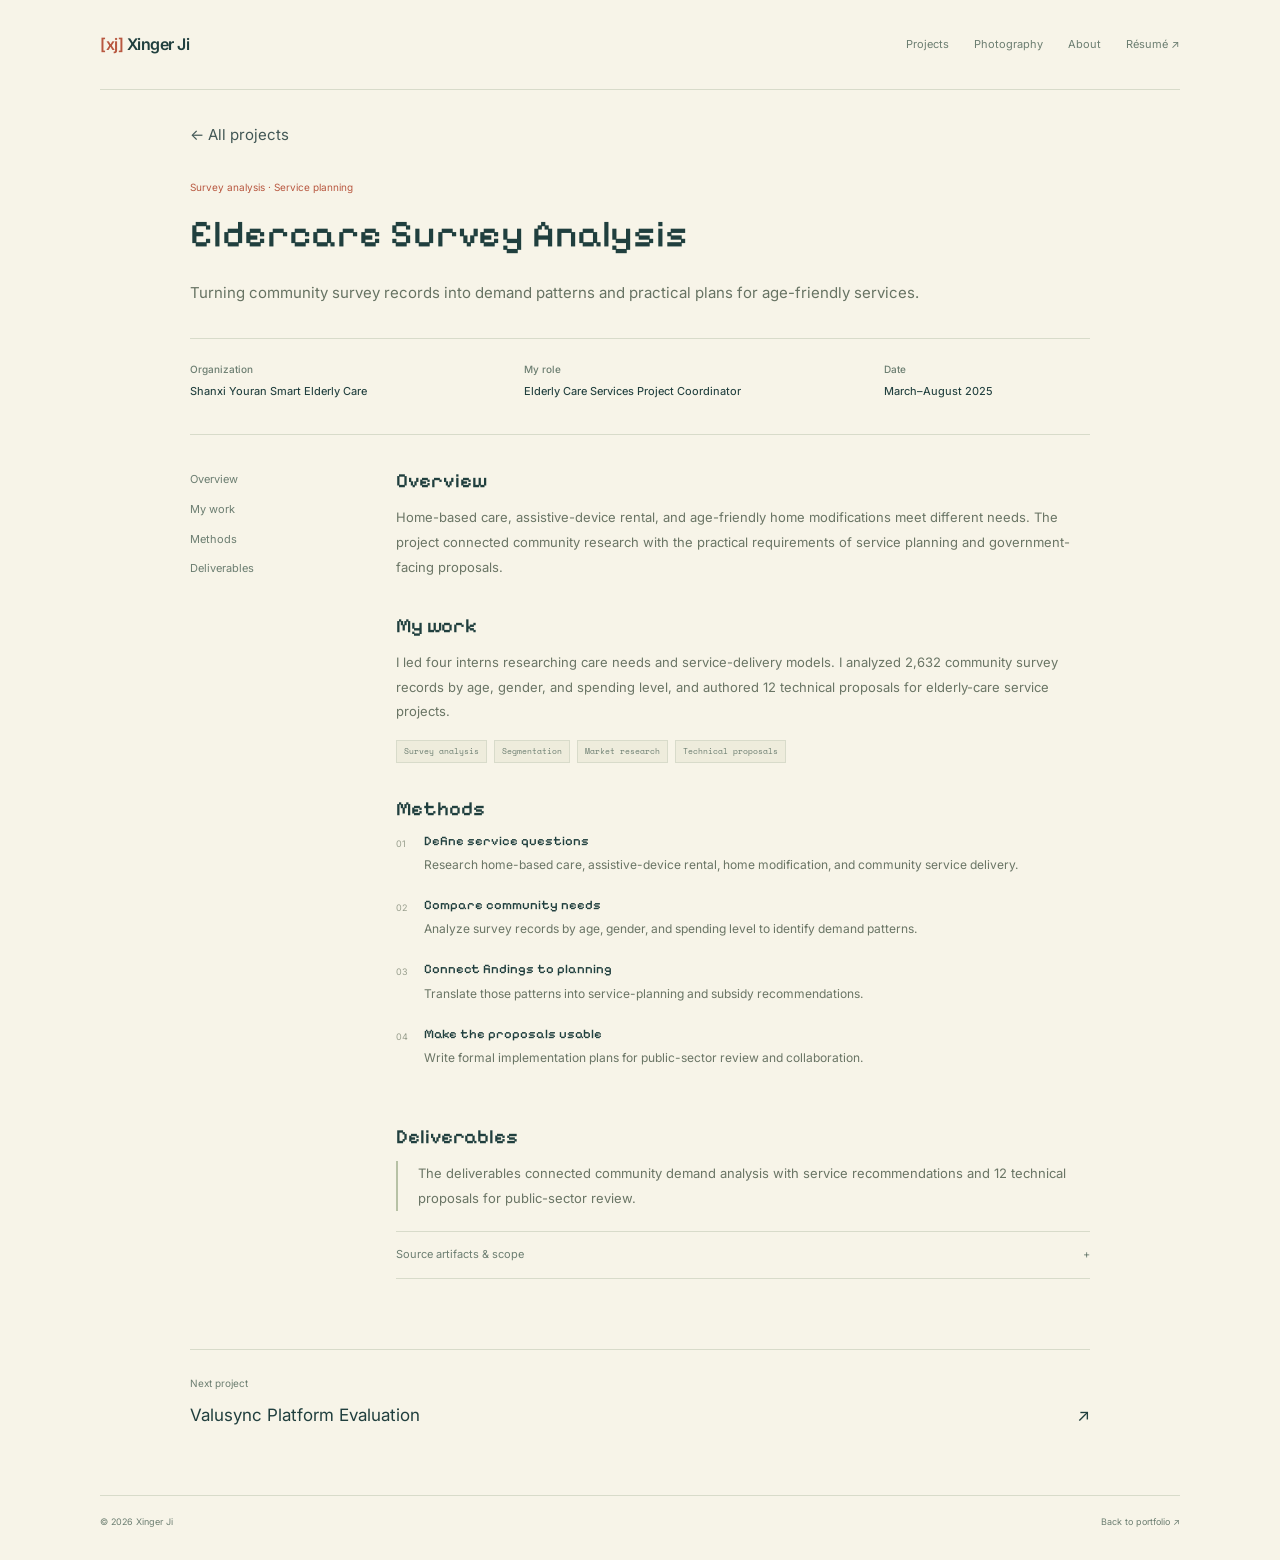
<file: projects/eldercare.html>
<!doctype html><html lang="en"><head><meta charset="utf-8"><meta name="viewport" content="width=device-width,initial-scale=1"><meta name="theme-color" content="#f8f7f3"><title>Eldercare Survey Analysis | Xinger Ji</title><meta name="description" content="Turning community survey records into demand patterns and practical plans for age-friendly services."><link rel="icon" href="../assets/favicon.svg"><link rel="stylesheet" href="../assets/style.css"><script src="../assets/theme.js"></script></head><body><a class="skip" href="#main">Skip to content</a><header class="site-header"><a class="brand" href="../"><span style="color:var(--accent)">[xj]</span> Xinger Ji</a><nav aria-label="Main navigation"><a href="../#projects">Projects</a><a href="../photography/">Photography</a><a href="../#about">About</a><a href="../resume.html">Résumé ↗</a></nav></header><main class="case-page" id="main"><a class="back-link" href="../#projects">← All projects</a><div class="case-top" id="top"><p class="eyebrow">Survey analysis · Service planning</p><h1>Eldercare Survey Analysis</h1><p class="case-summary">Turning community survey records into demand patterns and practical plans for age-friendly services.</p><div class="case-meta"><div><span>Organization</span><strong>Shanxi Youran Smart Elderly Care</strong></div><div><span>My role</span><strong>Elderly Care Services Project Coordinator</strong></div><div><span>Date</span><strong>March–August 2025</strong></div></div></div><div class="case-body"><aside class="case-toc" aria-label="On this page"><a href="#overview">Overview</a><a href="#contribution">My work</a><a href="#methods">Methods</a><a href="#deliverables">Deliverables</a></aside><div class="case-prose"><section id="overview"><h2>Overview</h2><p>Home-based care, assistive-device rental, and age-friendly home modifications meet different needs. The project connected community research with the practical requirements of service planning and government-facing proposals.</p></section><section id="contribution"><h2>My work</h2><p>I led four interns researching care needs and service-delivery models. I analyzed 2,632 community survey records by age, gender, and spending level, and authored 12 technical proposals for elderly-care service projects.</p><ul class="tags" aria-label="Methods and tools"><li>Survey analysis</li><li>Segmentation</li><li>Market research</li><li>Technical proposals</li></ul></section><section id="methods"><h2>Methods</h2><ol class="method-steps"><li><h3>Define service questions</h3><p>Research home-based care, assistive-device rental, home modification, and community service delivery.</p></li><li><h3>Compare community needs</h3><p>Analyze survey records by age, gender, and spending level to identify demand patterns.</p></li><li><h3>Connect findings to planning</h3><p>Translate those patterns into service-planning and subsidy recommendations.</p></li><li><h3>Make the proposals usable</h3><p>Write formal implementation plans for public-sector review and collaboration.</p></li></ol></section><section id="deliverables"><h2>Deliverables</h2><div class="case-deliverables"><p>The deliverables connected community demand analysis with service recommendations and 12 technical proposals for public-sector review.</p></div><details class="evidence"><summary>Source artifacts & scope <span aria-hidden="true">+</span></summary><p>The survey data are not included. No individual-level records or invented segment percentages are displayed. The findings describe patterns in the surveyed community and do not establish causal effects.</p></details></section></div></div><div class="next-project"><span>Next project</span><a href="../projects/valusync.html">Valusync Platform Evaluation <span aria-hidden="true">↗</span></a></div></main><footer class="footer"><span>© 2026 Xinger Ji</span><a href="../">Back to portfolio ↗</a></footer></body></html>
</file>
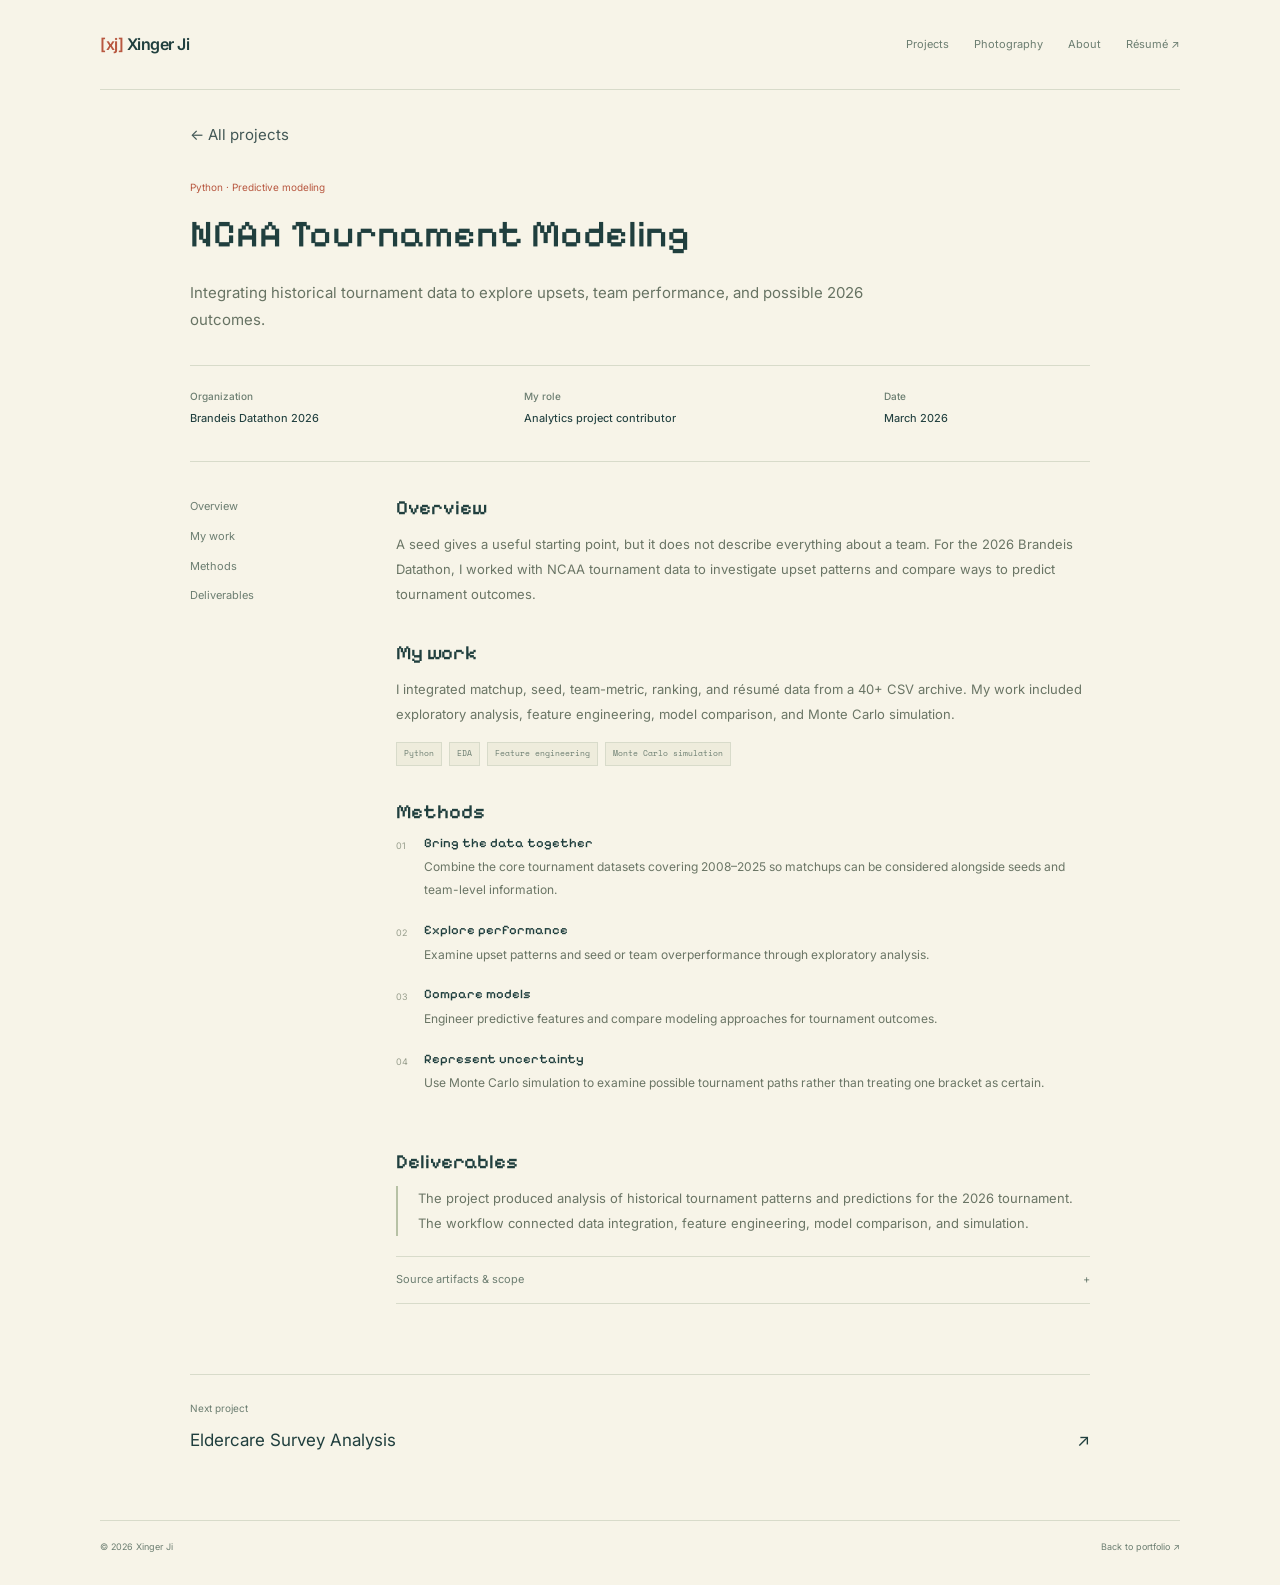
<file: projects/ncaa.html>
<!doctype html><html lang="en"><head><meta charset="utf-8"><meta name="viewport" content="width=device-width,initial-scale=1"><meta name="theme-color" content="#f8f7f3"><title>NCAA Tournament Modeling | Xinger Ji</title><meta name="description" content="Integrating historical tournament data to explore upsets, team performance, and possible 2026 outcomes."><link rel="icon" href="../assets/favicon.svg"><link rel="stylesheet" href="../assets/style.css"><script src="../assets/theme.js"></script></head><body><a class="skip" href="#main">Skip to content</a><header class="site-header"><a class="brand" href="../"><span style="color:var(--accent)">[xj]</span> Xinger Ji</a><nav aria-label="Main navigation"><a href="../#projects">Projects</a><a href="../photography/">Photography</a><a href="../#about">About</a><a href="../resume.html">Résumé ↗</a></nav></header><main class="case-page" id="main"><a class="back-link" href="../#projects">← All projects</a><div class="case-top" id="top"><p class="eyebrow">Python · Predictive modeling</p><h1>NCAA Tournament Modeling</h1><p class="case-summary">Integrating historical tournament data to explore upsets, team performance, and possible 2026 outcomes.</p><div class="case-meta"><div><span>Organization</span><strong>Brandeis Datathon 2026</strong></div><div><span>My role</span><strong>Analytics project contributor</strong></div><div><span>Date</span><strong>March 2026</strong></div></div></div><div class="case-body"><aside class="case-toc" aria-label="On this page"><a href="#overview">Overview</a><a href="#contribution">My work</a><a href="#methods">Methods</a><a href="#deliverables">Deliverables</a></aside><div class="case-prose"><section id="overview"><h2>Overview</h2><p>A seed gives a useful starting point, but it does not describe everything about a team. For the 2026 Brandeis Datathon, I worked with NCAA tournament data to investigate upset patterns and compare ways to predict tournament outcomes.</p></section><section id="contribution"><h2>My work</h2><p>I integrated matchup, seed, team-metric, ranking, and résumé data from a 40+ CSV archive. My work included exploratory analysis, feature engineering, model comparison, and Monte Carlo simulation.</p><ul class="tags" aria-label="Methods and tools"><li>Python</li><li>EDA</li><li>Feature engineering</li><li>Monte Carlo simulation</li></ul></section><section id="methods"><h2>Methods</h2><ol class="method-steps"><li><h3>Bring the data together</h3><p>Combine the core tournament datasets covering 2008–2025 so matchups can be considered alongside seeds and team-level information.</p></li><li><h3>Explore performance</h3><p>Examine upset patterns and seed or team overperformance through exploratory analysis.</p></li><li><h3>Compare models</h3><p>Engineer predictive features and compare modeling approaches for tournament outcomes.</p></li><li><h3>Represent uncertainty</h3><p>Use Monte Carlo simulation to examine possible tournament paths rather than treating one bracket as certain.</p></li></ol></section><section id="deliverables"><h2>Deliverables</h2><div class="case-deliverables"><p>The project produced analysis of historical tournament patterns and predictions for the 2026 tournament. The workflow connected data integration, feature engineering, model comparison, and simulation.</p></div><details class="evidence"><summary>Source artifacts & scope <span aria-hidden="true">+</span></summary><p>The underlying notebooks, model specifications, and validation outputs are not published on this page. A technical review of predictive performance would require those artifacts, including the time split and evaluation metrics.</p></details></section></div></div><div class="next-project"><span>Next project</span><a href="../projects/eldercare.html">Eldercare Survey Analysis <span aria-hidden="true">↗</span></a></div></main><footer class="footer"><span>© 2026 Xinger Ji</span><a href="../">Back to portfolio ↗</a></footer></body></html>
</file>
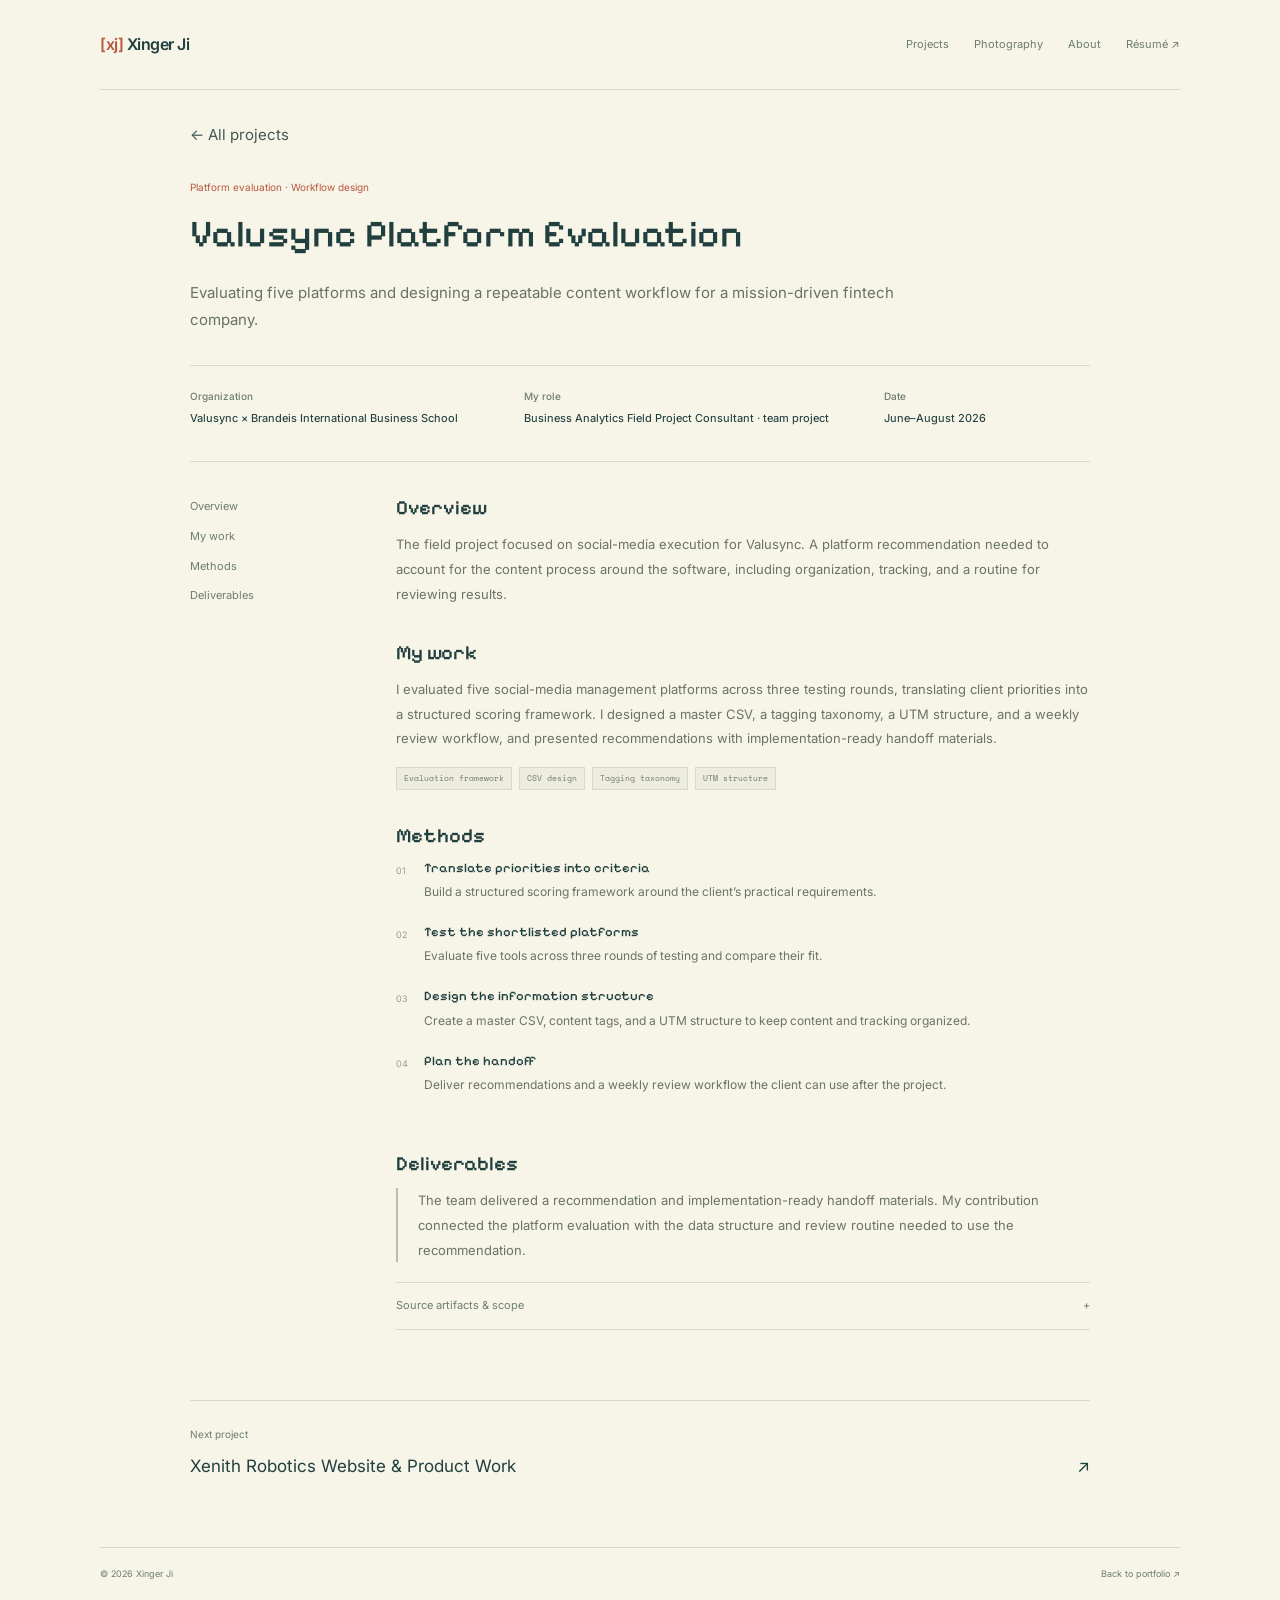
<file: projects/valusync.html>
<!doctype html><html lang="en"><head><meta charset="utf-8"><meta name="viewport" content="width=device-width,initial-scale=1"><meta name="theme-color" content="#f8f7f3"><title>Valusync Platform Evaluation | Xinger Ji</title><meta name="description" content="Evaluating five platforms and designing a repeatable content workflow for a mission-driven fintech company."><link rel="icon" href="../assets/favicon.svg"><link rel="stylesheet" href="../assets/style.css"><script src="../assets/theme.js"></script></head><body><a class="skip" href="#main">Skip to content</a><header class="site-header"><a class="brand" href="../"><span style="color:var(--accent)">[xj]</span> Xinger Ji</a><nav aria-label="Main navigation"><a href="../#projects">Projects</a><a href="../photography/">Photography</a><a href="../#about">About</a><a href="../resume.html">Résumé ↗</a></nav></header><main class="case-page" id="main"><a class="back-link" href="../#projects">← All projects</a><div class="case-top" id="top"><p class="eyebrow">Platform evaluation · Workflow design</p><h1>Valusync Platform Evaluation</h1><p class="case-summary">Evaluating five platforms and designing a repeatable content workflow for a mission-driven fintech company.</p><div class="case-meta"><div><span>Organization</span><strong>Valusync × Brandeis International Business School</strong></div><div><span>My role</span><strong>Business Analytics Field Project Consultant · team project</strong></div><div><span>Date</span><strong>June–August 2026</strong></div></div></div><div class="case-body"><aside class="case-toc" aria-label="On this page"><a href="#overview">Overview</a><a href="#contribution">My work</a><a href="#methods">Methods</a><a href="#deliverables">Deliverables</a></aside><div class="case-prose"><section id="overview"><h2>Overview</h2><p>The field project focused on social-media execution for Valusync. A platform recommendation needed to account for the content process around the software, including organization, tracking, and a routine for reviewing results.</p></section><section id="contribution"><h2>My work</h2><p>I evaluated five social-media management platforms across three testing rounds, translating client priorities into a structured scoring framework. I designed a master CSV, a tagging taxonomy, a UTM structure, and a weekly review workflow, and presented recommendations with implementation-ready handoff materials.</p><ul class="tags" aria-label="Methods and tools"><li>Evaluation framework</li><li>CSV design</li><li>Tagging taxonomy</li><li>UTM structure</li></ul></section><section id="methods"><h2>Methods</h2><ol class="method-steps"><li><h3>Translate priorities into criteria</h3><p>Build a structured scoring framework around the client’s practical requirements.</p></li><li><h3>Test the shortlisted platforms</h3><p>Evaluate five tools across three rounds of testing and compare their fit.</p></li><li><h3>Design the information structure</h3><p>Create a master CSV, content tags, and a UTM structure to keep content and tracking organized.</p></li><li><h3>Plan the handoff</h3><p>Deliver recommendations and a weekly review workflow the client can use after the project.</p></li></ol></section><section id="deliverables"><h2>Deliverables</h2><div class="case-deliverables"><p>The team delivered a recommendation and implementation-ready handoff materials. My contribution connected the platform evaluation with the data structure and review routine needed to use the recommendation.</p></div><details class="evidence"><summary>Source artifacts & scope <span aria-hidden="true">+</span></summary><p>Client scoring sheets and handoff files are not published here. This page does not claim measured time savings, engagement lift, revenue impact, or a completed client rollout.</p></details></section></div></div><div class="next-project"><span>Next project</span><a href="../projects/xenith.html">Xenith Robotics Website & Product Work <span aria-hidden="true">↗</span></a></div></main><footer class="footer"><span>© 2026 Xinger Ji</span><a href="../">Back to portfolio ↗</a></footer></body></html>
</file>
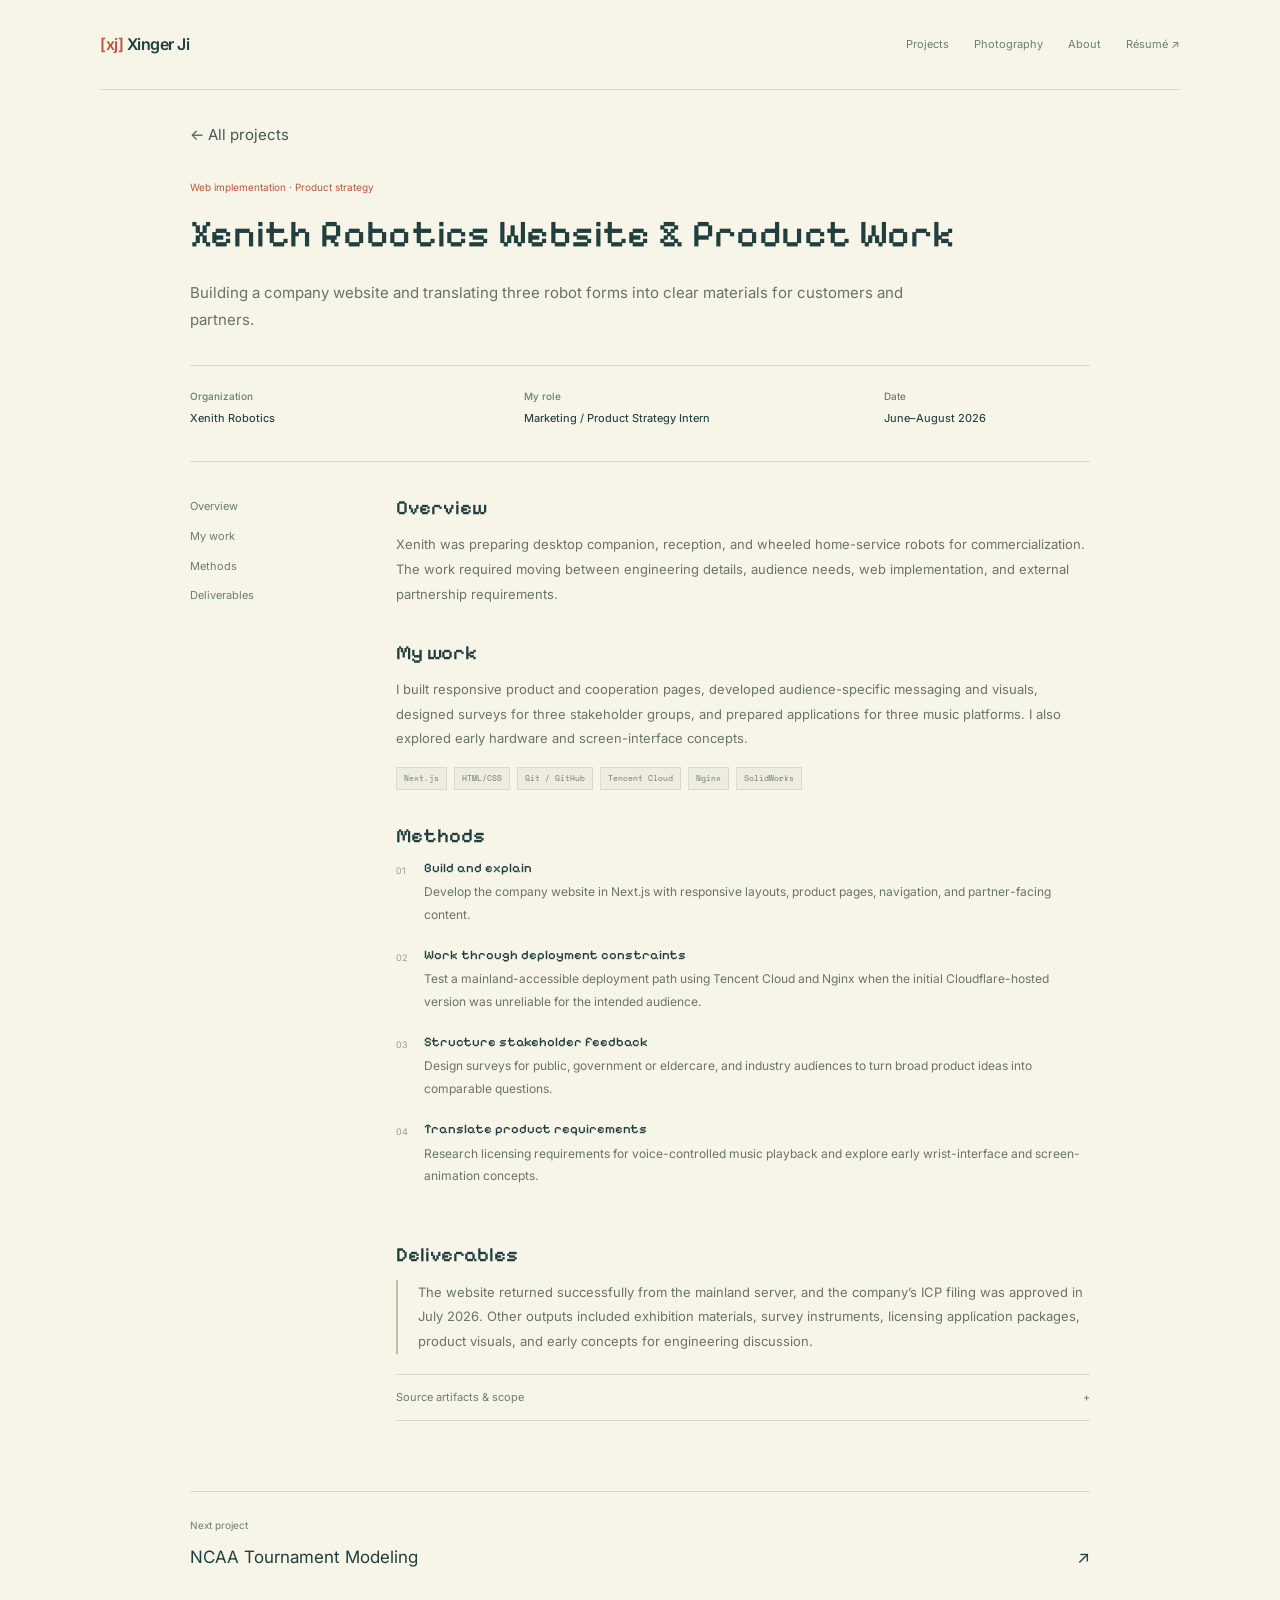
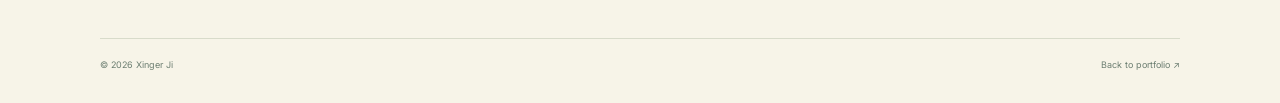
<file: projects/xenith.html>
<!doctype html><html lang="en"><head><meta charset="utf-8"><meta name="viewport" content="width=device-width,initial-scale=1"><meta name="theme-color" content="#f8f7f3"><title>Xenith Robotics Website &amp; Product Work | Xinger Ji</title><meta name="description" content="Building a company website and translating three robot forms into clear materials for customers and partners."><link rel="icon" href="../assets/favicon.svg"><link rel="stylesheet" href="../assets/style.css"><script src="../assets/theme.js"></script></head><body><a class="skip" href="#main">Skip to content</a><header class="site-header"><a class="brand" href="../"><span style="color:var(--accent)">[xj]</span> Xinger Ji</a><nav aria-label="Main navigation"><a href="../#projects">Projects</a><a href="../photography/">Photography</a><a href="../#about">About</a><a href="../resume.html">Résumé ↗</a></nav></header><main class="case-page" id="main"><a class="back-link" href="../#projects">← All projects</a><div class="case-top" id="top"><p class="eyebrow">Web implementation · Product strategy</p><h1>Xenith Robotics Website & Product Work</h1><p class="case-summary">Building a company website and translating three robot forms into clear materials for customers and partners.</p><div class="case-meta"><div><span>Organization</span><strong>Xenith Robotics</strong></div><div><span>My role</span><strong>Marketing / Product Strategy Intern</strong></div><div><span>Date</span><strong>June–August 2026</strong></div></div></div><div class="case-body"><aside class="case-toc" aria-label="On this page"><a href="#overview">Overview</a><a href="#contribution">My work</a><a href="#methods">Methods</a><a href="#deliverables">Deliverables</a></aside><div class="case-prose"><section id="overview"><h2>Overview</h2><p>Xenith was preparing desktop companion, reception, and wheeled home-service robots for commercialization. The work required moving between engineering details, audience needs, web implementation, and external partnership requirements.</p></section><section id="contribution"><h2>My work</h2><p>I built responsive product and cooperation pages, developed audience-specific messaging and visuals, designed surveys for three stakeholder groups, and prepared applications for three music platforms. I also explored early hardware and screen-interface concepts.</p><ul class="tags" aria-label="Methods and tools"><li>Next.js</li><li>HTML/CSS</li><li>Git / GitHub</li><li>Tencent Cloud</li><li>Nginx</li><li>SolidWorks</li></ul></section><section id="methods"><h2>Methods</h2><ol class="method-steps"><li><h3>Build and explain</h3><p>Develop the company website in Next.js with responsive layouts, product pages, navigation, and partner-facing content.</p></li><li><h3>Work through deployment constraints</h3><p>Test a mainland-accessible deployment path using Tencent Cloud and Nginx when the initial Cloudflare-hosted version was unreliable for the intended audience.</p></li><li><h3>Structure stakeholder feedback</h3><p>Design surveys for public, government or eldercare, and industry audiences to turn broad product ideas into comparable questions.</p></li><li><h3>Translate product requirements</h3><p>Research licensing requirements for voice-controlled music playback and explore early wrist-interface and screen-animation concepts.</p></li></ol></section><section id="deliverables"><h2>Deliverables</h2><div class="case-deliverables"><p>The website returned successfully from the mainland server, and the company’s ICP filing was approved in July 2026. Other outputs included exhibition materials, survey instruments, licensing application packages, product visuals, and early concepts for engineering discussion.</p></div><details class="evidence"><summary>Source artifacts & scope <span aria-hidden="true">+</span></summary><p>Licensing applications were preparation work, not confirmed approvals or completed integrations. The wrist interface was an early concept, not a tested production design. Website traffic, sales, and product shipments are not claimed.</p></details></section></div></div><div class="next-project"><span>Next project</span><a href="../projects/ncaa.html">NCAA Tournament Modeling <span aria-hidden="true">↗</span></a></div></main><footer class="footer"><span>© 2026 Xinger Ji</span><a href="../">Back to portfolio ↗</a></footer></body></html>
</file>
<file: assets/style.css>
@import url('https://fonts.googleapis.com/css2?family=Pixelify+Sans:wght@400;500;600;700&family=Space+Mono:wght@400;700&family=Inter:wght@400;500;550;600;650;700&display=swap');
:root{--paper:#f7f4e8;--surface:#eeecdc;--ink:#203f3e;--text:#425755;--muted:#6c7e71;--line:#d8dbca;--accent:#b85840;--coral:#c76549;--green:#294e49;--mint:#6eab94;--sage:#bacba1;--dark:#193a3d;--dark-panel:#22464a;--pixel:'Pixelify Sans','Courier New',monospace;--mono:'Space Mono',monospace;--font:'Inter',Arial,sans-serif;--shadow:#d1d7be;--white:#fffdf4;--body-muted:#5e7269}*{box-sizing:border-box}html{scroll-behavior:smooth;scroll-padding-top:35px}html[data-theme=dusk]{--paper:#142f33;--surface:#1e3e41;--ink:#e7ecd9;--text:#c8d5c9;--muted:#9fb7a7;--line:#385452;--accent:#f1a07f;--coral:#e39878;--green:#a3c6a5;--mint:#78bca2;--sage:#c0cea1;--shadow:#0c2024;--white:#204347;--body-muted:#adc0b0}body{margin:0;background:var(--paper);font:15px/1.8 var(--font);color:var(--text);-webkit-font-smoothing:antialiased}a{color:inherit;text-decoration:none}a:hover{color:var(--accent)}button,input,textarea{font:inherit}button{cursor:pointer}button:disabled{cursor:not-allowed;opacity:.5}a:focus-visible,button:focus-visible,input:focus-visible,textarea:focus-visible,summary:focus-visible{outline:3px solid var(--accent);outline-offset:5px}h1,h2,h3,p,ul{margin:0}h1,h2,h3{font-family:var(--pixel);font-weight:500;line-height:1.12;color:var(--ink);letter-spacing:0}img{display:block;max-width:100%}.section-shell{width:min(1110px,calc(100% - 120px));margin:auto}.pixel-icon{width:18px;height:18px;flex-shrink:0;display:inline-block;vertical-align:middle}.topbar{width:min(1240px,calc(100% - 92px));margin:auto;min-height:100px;display:flex;align-items:center;border-bottom:1px solid var(--line);gap:30px}.wordmark{font:26px/1 var(--pixel);font-weight:500;color:var(--ink);display:flex;align-items:center;gap:9px;white-space:nowrap}.wordmark-symbol{font-size:29px;color:var(--accent);font-weight:600}.wordmark-cursor{color:var(--mint);margin-left:-7px}.topbar nav{display:flex;gap:29px;align-items:center;margin-left:auto;font:11px/1.6 var(--mono);color:var(--muted)}.topbar nav a:hover{color:var(--accent)}.theme-toggle{border:1px solid var(--line);background:var(--surface);color:var(--ink);height:33px;width:33px;display:grid;place-items:center;box-shadow:3px 3px 0 var(--shadow)}.theme-toggle:hover{transform:translate(-1px,-1px)}.section-rail{position:fixed;left:19px;top:50%;transform:translateY(-50%);display:flex;flex-direction:column;gap:9px;z-index:10;padding:10px 7px;border:1px solid var(--line);background:var(--paper);box-shadow:3px 3px 0 var(--shadow)}.section-rail>a{display:flex;align-items:center;justify-content:center;position:relative;width:30px;height:31px;color:var(--muted)}.section-rail>a.active{background:var(--ink);color:var(--paper)}.section-rail .pixel-icon{width:15px;height:15px}.rail-tooltip{position:absolute;left:42px;white-space:nowrap;background:var(--ink);color:var(--paper);padding:4px 10px;font:10px/1.8 var(--mono);opacity:0;pointer-events:none;transform:translateX(-5px);transition:opacity .15s,transform .15s}.section-rail a:hover .rail-tooltip,.section-rail a:focus-visible .rail-tooltip{opacity:1;transform:none}.section-marker{display:flex;justify-content:space-between;font:9px/1.8 var(--mono);letter-spacing:.07em;color:var(--muted);position:relative;z-index:1}.intro-section{padding-top:36px;position:relative;min-height:750px;overflow:hidden}.intro-layout{display:grid;grid-template-columns:288px minmax(0,1fr);gap:105px;align-items:center;padding:46px 22px 35px}.identity-card{background:var(--white);border:2px solid var(--ink);box-shadow:7px 7px 0 var(--shadow);position:relative;padding:0 25px 25px;text-align:center}.window-bar{display:flex;justify-content:space-between;align-items:center;gap:15px;font:9px/1.7 var(--mono);padding:10px 13px;border-bottom:1px solid var(--line);color:var(--muted)}.identity-card>.window-bar{margin:0 -25px 22px;background:var(--surface);border-bottom:2px solid var(--ink);font-size:9px}.window-bar>.pixel-icon{height:12px;width:12px}.window-dots{display:flex;gap:4px}.window-dots>i{height:5px;width:5px;background:var(--coral)}.window-dots>i:nth-child(2){background:var(--sage)}.window-dots>i:nth-child(3){background:var(--mint)}.portrait-area{width:132px;margin:0 auto 15px}.portrait-frame{position:relative;width:100%;aspect-ratio:1/1.1;background:var(--surface);border:1px solid var(--line);overflow:hidden}.portrait-frame img{width:100%;height:100%;object-fit:cover}.portrait-placeholder{height:100%;display:flex;flex-direction:column;align-items:center;justify-content:center;background:repeating-linear-gradient(0deg,transparent 0px,transparent 7px,#7c92790b 7px,#7c92790b 8px),var(--surface);color:var(--muted)}.portrait-initials{font:59px/1 var(--pixel);color:var(--mint)}.portrait-placeholder>span:last-child{font:8px/1.5 var(--mono);margin-top:12px}.photo-edit{display:flex;justify-content:space-between;font:8px/1.6 var(--mono);margin-top:7px;color:var(--accent)}.identity-card h2{font-size:28px;white-space:nowrap}.identity-card h2>span{font:11px/1 var(--font);margin-left:7px;letter-spacing:.1em;color:var(--muted);vertical-align:middle}.identity-card>p{font:10px/1.9 var(--mono);margin-top:8px;color:var(--body-muted)}.identity-location{display:flex;gap:7px;align-items:center;justify-content:center;font:9px/1.8 var(--mono);margin-top:16px;color:var(--muted)}.small-pixel{height:6px;width:6px;background:var(--coral);display:inline-block}.identity-tools{display:flex;justify-content:center;gap:7px;margin:16px 0 19px}.identity-tools>span{background:var(--surface);border:1px solid var(--line);padding:2px 7px;font:9px/1.7 var(--mono);color:var(--text)}.pixel-button,.button{display:inline-flex;align-items:center;justify-content:center;gap:18px;padding:12px 17px;background:var(--white);border:1.5px solid var(--ink);color:var(--ink);box-shadow:4px 4px 0 var(--shadow);font:11px/1.5 var(--mono);transition:transform .15s,box-shadow .15s;border-radius:0}.pixel-button:hover,.button:hover{color:var(--ink);transform:translate(-2px,-2px);box-shadow:6px 6px 0 var(--shadow)}.pixel-button.primary{background:var(--ink);color:var(--paper);box-shadow:4px 4px 0 var(--mint)}.pixel-button .pixel-icon{width:14px;height:14px}.resume-button{font-size:9px;padding:10px 14px;width:100%;gap:20px}.intro-copy{position:relative;z-index:1;padding:9px 0 0}.code-label{font:11px/1.5 var(--mono);color:var(--mint);display:inline-block;margin-bottom:12px}.intro-copy h1{font-size:78px;letter-spacing:-.025em;line-height:1.04;margin-bottom:17px}.intro-copy h1>span{color:var(--accent)}.intro-role{font:24px/1.45 var(--pixel);color:var(--ink);margin-bottom:21px}.intro-description{font-size:13px;line-height:1.95;max-width:455px;color:var(--body-muted)}.intro-actions{display:flex;align-items:center;gap:27px;margin-top:28px}.plain-link{font:10px/1.8 var(--mono);display:inline-flex;align-items:center;gap:9px;color:var(--ink)}.plain-link .pixel-icon{height:13px;width:13px}.closing{margin:24px 0 0}.pixel-mosaic{display:grid;grid-template-columns:repeat(18,8px);grid-auto-rows:8px;gap:3px;width:195px;height:151px;pointer-events:none;position:absolute;right:-50px;top:52px;opacity:.55}.pixel-mosaic>i{height:8px;width:8px}.scroll-note{display:flex;justify-content:center;align-items:center;gap:12px;margin:5px 0 32px;font:8px/1.5 var(--mono);color:var(--muted);letter-spacing:.12em}.pixel-scroll{font:29px/1 var(--pixel);color:var(--accent)}.section-kicker{display:block;font:9px/1.8 var(--mono);letter-spacing:.08em;color:var(--muted);margin-bottom:15px}.section-heading{display:flex;justify-content:space-between;align-items:end;gap:30px;margin-bottom:41px}.section-heading h2{font-size:58px;line-height:1}.pixel-period{color:var(--accent)}.section-heading>p{font-size:12px;line-height:1.85;color:var(--body-muted);padding-bottom:5px}.about-section{background:var(--surface);border-top:1px solid var(--line);border-bottom:1px solid var(--line);padding:73px 0 80px}.about-layout{display:grid;grid-template-columns:1.5fr .65fr;gap:85px;align-items:center}.about-copy>h2{font-size:44px;margin-bottom:25px}.about-window{background:var(--white);border:1.5px solid var(--ink);box-shadow:6px 6px 0 var(--shadow)}.about-window>.window-bar{background:var(--paper);border-bottom:1px solid var(--ink)}.window-content{padding:27px 31px 30px}.window-content p{font-size:13px;line-height:1.95;margin-bottom:17px;color:var(--body-muted)}.window-content strong{color:var(--ink);font-weight:500}.inline-link{font:9px/1.8 var(--mono);color:var(--accent);display:inline-block;border-bottom:1px solid var(--accent);padding-bottom:2px;margin-top:3px}.about-shelf{padding-top:25px}.shelf-tile{margin-bottom:24px;border:1px solid #81978255;padding:20px 24px;background:var(--paper);box-shadow:4px 4px 0 var(--shadow);position:relative}.shelf-tile>.pixel-icon{height:31px;width:31px;display:block;color:var(--mint);margin-bottom:15px}.shelf-tile>span{font:20px/1.3 var(--pixel);color:var(--ink);display:block;margin-bottom:12px}.shelf-tile>p{font:10px/1.9 var(--mono);color:var(--muted)}.personal-tile{transform:rotate(-2deg);background:var(--white)}.pixel-pair{display:flex;gap:14px;margin-bottom:14px;color:var(--coral)}.pixel-pair .pixel-icon{width:27px;height:27px}.about-study{font:8px/1.9 var(--mono);color:var(--muted);text-align:center;padding-top:3px}.projects-section{padding:78px 0 65px;background:var(--dark);color:#c3d5c6}.projects-section h2,.projects-section h3{color:#e5ecd4}.projects-section .section-kicker{color:#8eb5a6}.projects-section .pixel-period{color:#97c4a4}.projects-section .section-heading>p{color:#a7c1b0}.project-selector{display:flex;gap:0;border:1px solid #6f9b8740;width:fit-content;margin-bottom:37px}.project-selector button{padding:11px 17px;font:9px/1.6 var(--mono);color:#9dbcaa;background:transparent;border:0;border-right:1px solid #6f9b8740;display:flex;align-items:center;gap:10px}.project-selector button:last-child{border-right:0}.project-selector button>span{font-size:8px;opacity:.6}.project-selector button.active{background:#d4dfbc;color:#24413c}.project-selector button:hover:not(.active){background:#31554e}.project-showcase{display:grid;grid-template-columns:1.1fr 1fr;gap:67px;align-items:center}.project-window{border:1.5px solid #82ad9555;background:#234a4d;box-shadow:7px 7px 0 #0f2b2e}.project-window>.window-bar{color:#9bbba9;background:#18393d;border-bottom:1px solid #82ad9530;padding:11px 14px;font-size:8px}.project-info{padding-right:0}.project-kind{font:9px/1.8 var(--mono);color:#8cbfa7;margin-bottom:14px}.project-info>h3{font-size:36px;margin-bottom:18px;line-height:1.15}.project-description{font-size:13px;line-height:1.9;color:#b6cbbb;max-width:425px}.project-scope{font:9px/1.9 var(--mono);color:#d0d8b4;margin-top:20px}.tags{list-style:none;display:flex;gap:7px;flex-wrap:wrap;padding:0;margin-top:18px}.tags>li{font:8px/1.9 var(--mono);color:var(--muted);padding:3px 7px;border:1px solid var(--line);background:var(--surface)}.projects-section .tags>li{color:#9ebda9;background:#2a514f;border-color:#4a6b5a}.project-info>.pixel-button{margin-top:25px;background:#d1ddba;color:#23413e;border-color:#c3d3ab;box-shadow:4px 4px 0 #0e292c;font-size:10px}.project-controls{display:flex;justify-content:space-between;align-items:center;margin-top:30px;color:#87a997;font:8px/1.7 var(--mono)}.project-controls>div{display:flex;gap:12px}.project-controls button,.lightbox-controls button{height:37px;width:42px;background:none;border:1px solid #7ea48d;color:#caddc3;font:24px/1 var(--pixel);box-shadow:3px 3px 0 #102d2e}.project-controls button:hover{background:#2a514f}.currently{display:flex;align-items:center;gap:26px;border-top:1px solid #6f9b8730;margin-top:31px;padding-top:24px}.current-label{font:8px/1.8 var(--mono);color:#87a997}.currently p{display:flex;align-items:center;gap:20px;flex-wrap:wrap}.currently strong{font-size:11px;font-weight:400;color:#b4c9b7}.currently p>span{font:8px/1.8 var(--mono);color:#769c86}.project-visual{height:306px;position:relative;display:grid;place-items:center;background-image:radial-gradient(#bad3b218 1px,transparent 1px);background-size:16px 16px;overflow:hidden;color:#a2c7a6}.visual-caption{position:absolute;bottom:22px;font:8px/1 var(--mono);color:#709d87;letter-spacing:.1em}.bracket-grid{position:relative;width:280px;height:186px}.bracket-grid i{position:absolute;display:block;width:52px;height:54px;border:2px solid #8eba9e;border-left:0}.bracket-grid i:after,.bracket-grid i:before{content:'';position:absolute;width:7px;height:7px;background:#b5cfa8;left:-5px}.bracket-grid i:before{top:-4px}.bracket-grid i:after{bottom:-4px}.bracket-grid i:nth-child(1){left:15px;top:0}.bracket-grid i:nth-child(2){left:15px;top:80px}.bracket-grid i:nth-child(3){left:67px;top:27px;height:80px;width:70px}.bracket-grid i:nth-child(3):after,.bracket-grid i:nth-child(3):before{display:none}.bracket-grid i:nth-child(4){left:137px;top:67px;height:2px;width:64px;border-width:0 0 2px}.bracket-grid i:nth-child(4):before{left:auto;right:-2px}.bracket-grid i:nth-child(4):after{display:none}.bracket-grid i:nth-child(5){left:202px;top:47px;width:42px;height:42px;border:2px solid #cbd7b3;background:#2a514f;box-shadow:5px 5px 0 #18393d}.bracket-grid i:nth-child(5):before{content:'?';background:none;left:12px;top:6px;font:27px/1 var(--pixel);color:#d8e1bf}.bracket-grid i:nth-child(5):after{display:none}.bracket-grid i:nth-child(n+6){display:none}.pixel-survey{width:253px;height:207px;background:#d0d5b4;border:2px solid #7e9f80;color:#2e5147;box-shadow:8px 8px 0 #15373c;padding:21px 25px;transform:rotate(-3deg)}.pixel-survey>span{display:block;font:8px/1.8 var(--mono)}.pixel-survey>b{font:53px/1.2 var(--pixel);display:block;margin-top:10px}.pixel-survey>small{font:9px/1.5 var(--mono)}.survey-lines{display:flex;gap:7px;margin-top:23px}.survey-lines>i{height:19px;width:42px;border:1px solid #7f9a79}.pixel-workflow{width:310px;display:flex;align-items:center;gap:20px;position:relative;padding-bottom:30px}.pixel-workflow>div:first-child{width:124px;display:grid;grid-template-columns:1fr 1fr;gap:9px}.pixel-workflow span{display:grid;place-items:center;width:50px;height:32px;border:1px solid #8db295;font:12px/1 var(--pixel);background:#2d5652}.pixel-workflow>b{font:32px/1 var(--pixel);font-weight:400}.workflow-sheet{height:135px;width:105px;background:#bdcda6;border:2px solid #7e9c7e;padding:23px 14px;box-shadow:5px 5px 0 #15383a}.workflow-sheet i{display:block;background:#819c7d;height:3px;width:100%;margin-bottom:14px}.workflow-sheet i:last-child{width:60%}.pixel-workflow>p{position:absolute;bottom:0;left:10px;font:8px/1.6 var(--mono);color:#7ca087;white-space:nowrap}.pixel-website{width:290px;height:190px;border:1.5px solid #90b094;background:#d2d8b8;box-shadow:7px 7px 0 #15383c;color:#2d5249}.pixel-website>div:first-child{height:24px;display:flex;gap:4px;align-items:center;padding-left:11px;border-bottom:1px solid #90a58b;background:#bdcca6}.pixel-website>div:first-child i{width:4px;height:4px;background:#738e75}.pixel-website>span{font:12px/1.4 var(--pixel);display:block;text-align:center;margin-top:19px}.robot-figures{display:flex;align-items:end;justify-content:center;gap:24px;height:65px;margin-top:5px}.robot-figures i{display:block;width:29px;height:31px;border:2px solid #769477;background:#9eb79a;position:relative}.robot-figures i:before{content:'';position:absolute;top:7px;left:6px;width:12px;height:7px;background:#33594c}.robot-figures i:after{content:'';position:absolute;bottom:-8px;left:3px;width:6px;height:6px;background:#769477;box-shadow:13px 0 0 #769477}.robot-figures i:nth-child(2){height:45px;width:26px}.robot-figures i:nth-child(3){height:54px;width:34px}.pixel-website small{font:7px/1.5 var(--mono);display:block;text-align:center;margin-top:21px;color:#6d8a71}
/* Project pages */
.site-header{width:min(1080px,calc(100% - 100px));margin:auto;display:flex;align-items:center;justify-content:space-between;padding:30px 0;border-bottom:1px solid var(--line);gap:25px}.brand{font-size:16px;color:var(--ink);font-weight:600;letter-spacing:-.03em}.brand-sub{font-size:10px;color:var(--muted);font-weight:400;letter-spacing:0;margin-left:14px}.site-header nav{display:flex;gap:25px;font-size:11px;color:var(--muted)}.case-page{width:min(900px,calc(100% - 100px));margin:auto;padding-top:31px}.case-top{padding:30px 0 32px}.case-top .eyebrow{font-size:10px;color:var(--accent);margin:0 0 15px;letter-spacing:0}.case-top h1{font-size:38px;line-height:1.25;max-width:800px}.case-summary{font-size:15px;line-height:1.8;max-width:740px;margin-top:21px;color:#677363}.case-meta{display:grid;grid-template-columns:1.2fr 1.3fr .8fr;gap:25px;margin-top:32px;padding-top:21px;border-top:1px solid var(--line)}.case-meta span{display:block;font-size:10px;font-weight:500;color:var(--muted);margin-bottom:4px}.case-meta strong{font-size:11px;display:block;font-weight:450;color:var(--ink);line-height:1.8}.case-body{display:grid;grid-template-columns:150px 1fr;gap:56px;border-top:1px solid var(--line);padding:35px 0}.case-toc{position:sticky;top:35px;align-self:start}.case-toc>a{display:block;font-size:11px;color:var(--muted);margin-bottom:10px}.case-toc>a:hover{color:var(--accent)}.case-prose section{margin-bottom:35px;scroll-margin-top:35px}.case-prose h2{font-size:20px;font-weight:550;margin-bottom:13px}.case-prose p{font-size:13px;line-height:1.9;color:#6a7565}.case-prose .tags{margin-top:16px}.method-steps{counter-reset:method;list-style:none;margin:0;padding:0}.method-steps li{counter-increment:method;position:relative;padding:0 0 21px 28px}.method-steps li:before{content:counter(method,decimal-leading-zero);position:absolute;left:0;top:2px;color:#999f8e;font-size:9px}.method-steps h3{font-size:13px;margin-bottom:6px}.method-steps p{font-size:12px}.case-deliverables{border-left:2px solid #b7c1a5;padding-left:20px}.evidence{border-top:1px solid var(--line);border-bottom:1px solid var(--line);padding:13px 0;margin-top:20px}.evidence summary{font-size:11px;color:var(--muted);cursor:pointer;list-style:none;display:flex;justify-content:space-between;gap:20px}.evidence summary::-webkit-details-marker{display:none}.evidence[open] summary{margin-bottom:12px}.evidence[open] summary span{transform:rotate(45deg)}.evidence p{font-size:11px}.next-project{display:flex;flex-direction:column;gap:8px;border-top:1px solid var(--line);padding:24px 0 30px}.next-project>span{font-size:10px;color:var(--muted)}.next-project>a{font-size:17px;color:var(--ink);display:flex;justify-content:space-between;gap:25px}.next-project>a:hover{color:var(--accent)}.footer{width:min(1080px,calc(100% - 100px));margin:35px auto 0;border-top:1px solid var(--line);display:flex;justify-content:space-between;gap:20px;padding:18px 0 30px;font-size:9px;color:var(--muted)}
/* Photo editor */
.profile-editor-page{width:min(850px,calc(100% - 64px));margin:40px auto 70px}.editor-kicker{font-size:11px;color:var(--accent);margin:39px 0 12px}.profile-editor-page>h1{font-size:35px;margin-bottom:13px}.profile-editor-page>p:not(.editor-kicker){font-size:13px;color:var(--muted)}.photo-editor{display:grid;grid-template-columns:240px 1fr;gap:50px;margin-top:35px;align-items:start}.editor-preview{width:240px}.file-label{font-size:13px;font-weight:550;color:var(--ink);display:block;margin-bottom:12px}.editor-controls input[type=file]{font-size:11px;max-width:100%;color:var(--muted)}.editor-controls input::file-selector-button{border:1px solid #b5bca9;border-radius:4px;background:#f5f5ee;padding:8px 12px;color:var(--ink);margin-right:12px;cursor:pointer}.file-help{font-size:11px;color:var(--muted);margin-top:12px;line-height:1.8}.position-label{display:block;font-size:12px;margin:27px 0 9px}.editor-controls input[type=range]{width:100%;max-width:310px;accent-color:var(--green);display:block}.range-labels{display:flex;justify-content:space-between;font-size:9px;color:var(--muted);max-width:310px;margin-top:5px}.editor-controls>.button{margin-top:25px}.save-status{font-size:12px;color:var(--green);margin-top:15px;min-height:42px;line-height:1.8}.editor-help{font-size:10px;color:var(--muted);border-top:1px solid var(--line);padding-top:14px;margin-top:10px}.profile-editor-page>.button{margin-top:25px}.editor-message{padding:20px 0}
/* Printable résumé */
.resume-page{width:min(960px,calc(100% - 100px));margin:auto;padding:45px 0 55px}.resume-heading{display:flex;justify-content:space-between;gap:30px;align-items:start;padding-bottom:26px;border-bottom:1px solid var(--line)}.resume-heading .eyebrow{font-size:9px;color:var(--accent);letter-spacing:.05em}.resume-heading h1{font-size:40px;margin:13px 0}.resume-heading p:not(.eyebrow){font-size:12px;color:var(--muted);margin-top:4px}.resume-social{display:flex;gap:20px;font-size:10px;margin-top:12px}.resume-heading button{margin-top:25px}.resume-page section{padding:23px 0;border-bottom:1px solid var(--line)}.resume-page section h2{font-size:21px;margin-bottom:20px}.resume-item{position:relative;padding-right:165px;margin-top:22px}.resume-item h3{font-size:14px;margin-bottom:4px}.resume-item>span{position:absolute;top:0;right:0;color:var(--muted);font-size:10px}.resume-item p,.resume-page section>p{font-size:12px;margin-top:6px}.resume-item .role{font-size:11px;color:var(--accent)}.resume-item .muted{color:var(--muted)}.resume-item ul{font-size:12px;line-height:1.8;margin-top:8px;padding-left:17px}.resume-item li{padding-left:2px;margin-bottom:4px}.resume-page>.back-link{margin-top:24px}
@media(min-width:1500px){.portfolio-shell{max-width:1190px;gap:125px;grid-template-columns:270px 1fr}.profile-column{top:65px;margin-top:70px}.portfolio-main{padding-top:75px}}
@media(max-width:1100px){.portfolio-shell{width:calc(100% - 80px);grid-template-columns:230px minmax(0,1fr);gap:65px}.profile-identity h1{font-size:37px}.profile-identity h1>span{margin-left:9px;font-size:12px}.portrait-area{width:170px}.profile-column{top:40px;margin-top:45px}.portfolio-main{padding-top:49px}.profile-role{font-size:12px}.profile-links{gap:14px}.project-row,.experience-list>article{grid-template-columns:70px minmax(0,1fr);gap:16px}.project-tabs{gap:15px}.project-detail h3{font-size:16px}.skill-list>div{grid-template-columns:105px 1fr}.case-body{grid-template-columns:125px 1fr;gap:35px}}
@media(max-width:800px){.portfolio-shell{width:calc(100% - 52px);grid-template-columns:1fr;gap:0;max-width:670px}.profile-column{position:static;display:grid;grid-template-columns:132px 1fr;gap:0 27px;margin-top:33px;padding-bottom:30px;border-bottom:1px solid var(--line)}.portrait-area{width:132px;grid-row:1/3;margin-bottom:0}.profile-identity h1{font-size:35px;margin-top:1px}.profile-identity h1>span{font-size:12px;margin-left:12px}.profile-role{font-size:12px;margin-top:12px}.profile-study{font-size:10px;margin-top:7px}.profile-links{grid-column:2;align-self:end;font-size:10px;margin-top:13px;gap:19px}.profile-nav{grid-column:1/-1;grid-row:3;flex-direction:row;gap:22px;margin-top:26px;padding-top:0;border:0;max-width:none;flex-wrap:wrap}.profile-nav a{font-size:10px}.profile-nav a:before{display:none}.profile-note{display:none}.portfolio-main{padding-top:32px}.portrait-placeholder .portrait-initials{font-size:40px}.portrait-placeholder>span:last-child{font-size:8px}.photo-edit{font-size:9px}.section-label{margin-bottom:22px}.about h2{font-size:29px}.about .about-lead{font-size:16px}.about p{font-size:13px}.portfolio-main>section{padding-bottom:43px}.project-row,.experience-list>article{grid-template-columns:77px minmax(0,1fr);gap:18px}.project-tabs{gap:20px}.project-detail h3{font-size:16px}.site-header{width:calc(100% - 52px);padding:24px 0}.site-header nav{gap:18px;font-size:10px}.brand-sub{display:none}.case-page{width:calc(100% - 52px);padding-top:25px}.case-top h1{font-size:31px}.case-summary{font-size:14px}.case-meta{grid-template-columns:1fr 1fr}.case-body{grid-template-columns:1fr}.case-toc{display:none}.case-prose p{font-size:13px}.footer{width:calc(100% - 52px);margin-top:15px}.resume-page{width:calc(100% - 52px)}.resume-heading{display:block}.resume-heading button{margin-top:20px}.resume-item{padding-right:0}.resume-item>span{position:static;display:block;font-size:10px;margin-bottom:7px}.profile-editor-page{width:calc(100% - 52px)}.photo-editor{grid-template-columns:200px 1fr;gap:30px}.editor-preview{width:200px}}
@media(max-width:480px){.portfolio-shell{width:calc(100% - 38px)}.profile-column{grid-template-columns:108px 1fr;gap:0 20px;margin-top:26px;padding-bottom:24px}.portrait-area{width:108px}.profile-identity h1{font-size:29px;line-height:1.2}.profile-identity h1>span{font-size:10px;letter-spacing:.08em;margin-left:9px}.profile-role{font-size:10px;line-height:1.7;margin-top:9px}.profile-study{font-size:9px;line-height:1.85;margin-top:5px}.profile-links{font-size:9px;gap:12px;margin-top:10px}.profile-nav{gap:19px;margin-top:24px;row-gap:10px}.profile-nav a{font-size:10px}.portrait-placeholder .portrait-initials{font-size:34px}.portrait-placeholder>span:last-child{margin-top:9px;font-size:7px}.photo-edit{font-size:8px;padding-top:6px}.portfolio-main{padding-top:27px}.section-label{margin-bottom:20px;padding-bottom:11px}.section-label>span:not(:first-child),.section-label>a,.section-label .page-type{font-size:9px}.about h2{font-size:27px;margin-bottom:14px}.about .about-lead{font-size:15px;line-height:1.7}.about p{font-size:12px;line-height:1.95}.about-links{font-size:10px;gap:23px;margin-top:18px}.portfolio-main>section{padding-bottom:36px}.section-intro{font-size:11px;margin-top:-6px;line-height:1.85}.project-tabs{gap:17px;row-gap:8px}.project-tabs button{font-size:9px}.project-row{grid-template-columns:1fr;gap:8px;padding:22px 0}.project-date{display:flex;gap:10px;align-items:baseline}.project-date>span{font-size:9px}.project-date small{margin-top:0;font-size:8px;max-width:none}.project-detail h3{font-size:15px;margin-bottom:8px;line-height:1.55}.project-detail h3>a>span{font-size:14px}.project-detail>p{font-size:11px;line-height:1.95}.project-detail .project-scope{font-size:9px;margin-top:8px}.tags{gap:5px;margin-top:12px}.tags li{font-size:8px;padding:2px 6px}.current-project{padding-left:13px;margin-top:22px}.current-project h3{font-size:12px}.current-project>p{font-size:10px}.experience-list>article{grid-template-columns:1fr;gap:7px;margin-bottom:24px}.experience-date{font-size:9px}.experience-list h3{font-size:13px}.experience-list .experience-role{font-size:10px}.experience-list p:not(.experience-date):not(.experience-role){font-size:11px}.education-list h3{font-size:13px}.education-list p{font-size:11px}.skill-list>div{grid-template-columns:95px 1fr;gap:12px;font-size:10px}.contact p{font-size:11px;line-height:1.9}.site-header,.case-page,.footer,.resume-page{width:calc(100% - 38px)}.site-header{gap:15px;padding:23px 0}.brand{font-size:15px}.site-header nav{gap:15px;font-size:9px}.case-top{padding:27px 0}.case-top .eyebrow{font-size:9px}.case-top h1{font-size:27px;line-height:1.4}.case-summary{font-size:12px;margin-top:16px}.case-meta{grid-template-columns:1fr;gap:15px;margin-top:25px;padding-top:18px}.case-meta>div{display:grid;grid-template-columns:65px 1fr;gap:14px}.case-meta span{font-size:9px}.case-meta strong{font-size:10px}.case-body{padding-top:27px}.case-prose h2{font-size:18px}.case-prose p{font-size:12px}.method-steps h3{font-size:12px}.method-steps p{font-size:11px}.evidence p{font-size:10px}.evidence summary{font-size:10px}.next-project>a{font-size:15px}.resume-page{padding-top:30px}.resume-heading h1{font-size:34px}.resume-heading p:not(.eyebrow){font-size:11px}.resume-page section h2{font-size:19px}.resume-item h3{font-size:13px}.resume-item p,.resume-item ul,.resume-page section>p{font-size:11px}.profile-editor-page{width:calc(100% - 38px);margin-top:25px}.photo-editor{grid-template-columns:1fr;gap:25px;margin-top:27px}.editor-preview{width:180px}.profile-editor-page>h1{font-size:29px}.profile-editor-page>p:not(.editor-kicker){font-size:12px}.editor-controls{max-width:360px}.position-label{margin-top:23px}}
@media(prefers-reduced-motion:reduce){html{scroll-behavior:auto}*{transition:none!important;animation:none!important}}
@media print{@page{margin:14mm}body{background:#fff;color:#222;font-size:10pt}.site-header,.footer,.resume-heading button,.resume-page>.back-link,.skip{display:none!important}.resume-page{width:100%;max-width:none;padding:0}.resume-heading{padding:0 0 10px}.resume-heading h1{font-size:27pt;margin:5px 0}.resume-heading p:not(.eyebrow){font-size:9pt}.resume-social{font-size:8pt;margin-top:5px}.resume-page section{padding:12px 0 8px}.resume-page section h2{font-size:13pt;margin-bottom:10px}.resume-item{padding-right:0;margin-top:13px;break-inside:avoid}.resume-item h3{font-size:10pt}.resume-item>span{position:absolute;right:0;top:0;font-size:8pt}.resume-item p,.resume-item ul,.resume-page section>p{font-size:8pt;line-height:1.5}.resume-item li{margin-bottom:2px}.resume-item ul{margin-top:4px}.resume-item .role{font-size:8pt}a{color:inherit}}
/* Photography */
.photography-section{padding-top:80px;padding-bottom:75px}.gallery-toolbar{display:flex;justify-content:space-between;align-items:center;gap:20px;margin-bottom:28px}.gallery-categories{display:flex;gap:17px;flex-wrap:wrap}.gallery-categories button{font:9px/1.7 var(--mono);padding:4px 0;background:none;border:0;border-bottom:1px solid transparent;color:var(--muted)}.gallery-categories button.active{color:var(--ink);border-color:var(--accent)}.manage-photos{font-size:9px;color:var(--accent)}.gallery-empty{display:flex;align-items:center;justify-content:center;gap:50px;min-height:265px;border:1.5px dashed #aebda2;background:repeating-linear-gradient(0deg,transparent 0px,transparent 19px,#8c9f7e08 19px,#8c9f7e08 20px),var(--surface);padding:40px 30px}.empty-film{height:150px;width:170px;border:2px solid var(--mint);padding:15px;display:flex;align-items:center;justify-content:center;flex-direction:column;position:relative;background:var(--paper);box-shadow:5px 5px 0 var(--shadow)}.empty-film:after,.empty-film:before{content:'';position:absolute;left:5px;right:5px;height:7px;background:repeating-linear-gradient(90deg,var(--mint) 0px,var(--mint) 7px,transparent 7px,transparent 16px);opacity:.6}.empty-film:before{top:5px}.empty-film:after{bottom:5px}.empty-film .pixel-icon{height:48px;width:48px;color:var(--mint)}.empty-film>span{font:8px/1.5 var(--mono);color:var(--muted);margin-top:12px}.gallery-empty h3{font-size:29px;margin-bottom:14px}.gallery-empty p{font-size:12px;line-height:1.9;color:var(--body-muted);max-width:310px}.gallery-empty .pixel-button{margin-top:23px;font-size:9px}.gallery-empty>.pixel-icon{height:38px;width:38px;color:var(--accent)}.gallery-status{font:11px/1.8 var(--mono);padding:60px 0;color:var(--muted)}.photo-grid{display:grid;grid-template-columns:repeat(3,minmax(0,1fr));gap:33px 26px}.photo-grid figure{margin:0;min-width:0}.photo-open{display:block;width:100%;padding:0;position:relative;border:1px solid var(--line);background:var(--surface);aspect-ratio:4/5;overflow:hidden;box-shadow:4px 4px 0 var(--shadow)}.photo-open img{height:100%;width:100%;object-fit:cover;transition:transform .25s}.photo-open:hover img{transform:scale(1.035)}.photo-grid figure:nth-child(3n+2) .photo-open{aspect-ratio:4/4.4}.photo-expand{position:absolute;bottom:12px;right:12px;font:20px/1 var(--pixel);padding:7px 10px;background:var(--paper);color:var(--ink);border:1px solid var(--ink);opacity:0;transition:opacity .2s}.photo-open:hover .photo-expand,.photo-open:focus-visible .photo-expand{opacity:1}.photo-grid figcaption{display:flex;gap:13px;margin-top:15px;align-items:start}.photo-index{font:9px/1.8 var(--mono);color:var(--accent);padding-top:2px}.photo-grid figcaption h3{font-family:var(--font);font-size:12px;line-height:1.6;font-weight:500;letter-spacing:0}.photo-grid figcaption p{font:8px/1.8 var(--mono);color:var(--muted);margin-top:3px}.gallery-more{display:flex;align-items:center;justify-content:space-between;border-top:1px solid var(--line);padding-top:22px;margin-top:33px}.gallery-more>span{font:9px/1.8 var(--mono);color:var(--muted)}.gallery-more .plain-link{font-size:10px}.photo-lightbox{width:min(1140px,calc(100% - 60px));max-height:calc(100dvh - 50px);padding:20px 24px;background:#132d31;color:#d2ddc8;border:1px solid #a0b89c;box-shadow:8px 8px 0 #05141680;overflow:auto}.photo-lightbox::backdrop{background:#07191de8}.lightbox-top{display:flex;justify-content:space-between;align-items:center;gap:25px;font:9px/1.6 var(--mono);padding-bottom:17px;color:#96b59d}.lightbox-top>button{background:none;color:#c8d5c0;font:11px/1.5 var(--mono);border:0;padding:5px}.lightbox-image{display:flex;align-items:center;justify-content:center;min-height:100px;background:#10272b}.lightbox-image img{max-width:100%;height:auto;max-height:calc(100dvh - 240px);object-fit:contain}.lightbox-bottom{display:flex;justify-content:space-between;align-items:start;gap:25px;padding-top:20px}.lightbox-bottom h3{font-size:25px;color:#dce7cd}.lightbox-bottom p{font-size:12px;line-height:1.8;color:#9fbaa6;max-width:780px;margin-top:9px;white-space:pre-wrap}.lightbox-bottom small{font:9px/1.8 var(--mono);color:#83a58c;display:block;margin-top:7px}.lightbox-controls{display:flex;gap:10px}.lightbox-controls button{width:35px;height:33px}.gallery-page{padding-top:28px;min-height:calc(100vh - 230px);padding-bottom:55px}.gallery-page-heading{padding:43px 0 42px;position:relative;overflow:hidden}.gallery-page-heading h1{font-size:65px;margin-bottom:20px}.gallery-page-heading>p{font-size:13px;color:var(--body-muted)}.gallery-page-heading .pixel-mosaic{right:-28px;top:12px;opacity:.25}.gallery-page .gallery-toolbar{padding-bottom:15px;border-bottom:1px solid var(--line)}.contact-section{background:var(--surface);border-top:1px solid var(--line);border-bottom:1px solid var(--line);padding:65px 0}.contact-layout{display:grid;grid-template-columns:1fr 1fr;gap:70px;align-items:center}.contact-layout h2{font-size:56px;line-height:1.05}.contact-copy>p{font-size:12px;color:var(--body-muted);margin-bottom:16px}.contact-email{font:19px/1.9 var(--pixel);display:flex;align-items:center;gap:25px;color:var(--ink);width:fit-content;border-bottom:1px solid var(--mint);padding-bottom:4px}.contact-email .pixel-icon{height:17px;width:17px}.contact-social{display:flex;gap:26px;font:9px/1.8 var(--mono);color:var(--muted);margin-top:20px}.site-footer{display:flex;justify-content:space-between;gap:25px;padding-top:23px;padding-bottom:26px;font:8px/1.8 var(--mono);color:var(--muted)}.footer-note{font-size:7px;letter-spacing:.06em}.skip{position:fixed;top:10px;left:10px;background:var(--ink);color:var(--paper);z-index:100;padding:9px 16px;font-size:13px;transform:translateY(-180%)}.skip:focus{transform:none}.sr-only{position:absolute;width:1px;height:1px;padding:0;margin:-1px;overflow:hidden;clip:rect(0,0,0,0);white-space:nowrap;border:0}
/* Photography owner tools */
.gallery-manager{padding:30px 0 65px}.gallery-manager>.section-kicker{margin:37px 0 15px}.gallery-manager>h1{font-size:47px;margin-bottom:17px}.manager-intro{font-size:13px;color:var(--body-muted);margin-bottom:35px}.upload-window{border:1.5px solid var(--ink);background:var(--white);box-shadow:5px 5px 0 var(--shadow)}.upload-window .window-bar{background:var(--surface);border-color:var(--ink)}.upload-window .window-bar>span:first-child{display:flex;gap:10px;align-items:center}.upload-window .window-bar .pixel-icon{height:14px;width:14px}.upload-body{padding:27px}.upload-drop{border:1.5px dashed #8fa68c;background:var(--paper);display:flex;align-items:center;justify-content:center;flex-direction:column;gap:12px;min-height:175px;cursor:pointer}.upload-drop:hover{background:var(--surface)}.upload-drop>.pixel-icon{height:32px;width:32px;color:var(--mint)}.upload-drop>strong{font:25px/1.2 var(--pixel);color:var(--ink)}.upload-drop>span{font:9px/1.8 var(--mono);color:var(--muted)}.upload-body>input{display:block;margin-top:21px;max-width:100%;font-size:12px;color:var(--muted)}input::file-selector-button{border:1px solid var(--line);background:var(--surface);color:var(--ink);padding:8px 12px;cursor:pointer;margin-right:15px}.upload-note{font-size:11px;color:var(--muted);margin-top:14px}.manager-status{font:11px/1.8 var(--mono);color:var(--accent);padding-top:21px;min-height:48px}.manager-section-heading{display:flex;align-items:center;justify-content:space-between;gap:25px;margin:33px 0 24px;border-top:1px solid var(--line);padding-top:25px}.manager-section-heading h2{font-size:30px}.manager-section-heading .pixel-button{font-size:10px;padding:10px 15px}.pending-photo,.saved-photo{display:grid;grid-template-columns:180px 1fr;gap:28px;border:1px solid var(--line);padding:23px;margin-bottom:22px;background:var(--white)}.pending-photo>img,.saved-photo>img{width:180px;max-height:245px;object-fit:contain;background:var(--surface);border:1px solid var(--line)}.photo-detail-fields{display:grid;grid-template-columns:1fr 1fr;gap:13px 18px}.photo-detail-fields>label{font:9px/1.7 var(--mono);color:var(--muted)}.photo-detail-fields input,.photo-detail-fields textarea{display:block;width:100%;padding:8px 10px;border:1px solid var(--line);background:var(--paper);color:var(--ink);font:12px/1.7 var(--font);margin-top:5px;resize:vertical}.caption-field{grid-column:1/-1}.upload-error{font-size:12px;color:var(--accent);margin-top:12px}.saved-photo-heading{display:flex;justify-content:space-between;align-items:center;gap:20px;margin-bottom:17px}.saved-photo-heading>h3{font-size:23px}.saved-photo-heading>span{font:8px/1.8 var(--mono);color:var(--muted);white-space:nowrap}.saved-photo-actions{display:flex;gap:23px;align-items:center;margin-top:20px}.saved-photo-actions .pixel-button{font-size:9px;padding:9px 13px}.text-button{border:0;background:none;font:9px/1.8 var(--mono);color:var(--accent);text-decoration:underline;text-underline-offset:4px}.saved-photo .save-status{font-size:11px;min-height:20px;margin-top:16px}.is-hidden>img{opacity:.55}.is-hidden{background:var(--surface)}.archive-empty{font-size:13px;color:var(--muted);padding:20px 0 40px}.profile-editor-page h1{font-family:var(--pixel);font-size:42px}.editor-preview{aspect-ratio:1/1.1}.file-help,.editor-help{font-family:var(--font)}
/* Responsive layout */
@media(min-width:1600px){.intro-section{min-height:810px}.intro-layout{padding-top:70px;padding-bottom:47px;gap:125px}.intro-copy h1{font-size:86px}.intro-role{font-size:27px}}
@media(max-width:1150px){.section-shell{width:calc(100% - 150px)}.topbar{width:calc(100% - 90px)}.topbar nav{gap:22px;font-size:10px}.intro-layout{grid-template-columns:260px 1fr;gap:60px;padding-left:5px;padding-right:5px}.identity-card{padding:0 20px 22px}.identity-card>.window-bar{margin-left:-20px;margin-right:-20px}.intro-copy h1{font-size:66px}.intro-role{font-size:24px}.intro-description{font-size:12px}.intro-actions{gap:20px;flex-wrap:wrap}.intro-section{min-height:735px}.pixel-mosaic{right:-50px;opacity:.4}.about-layout{gap:45px;grid-template-columns:1.5fr .7fr}.window-content{padding:23px}.window-content p{font-size:12px}.shelf-tile{padding:18px}.shelf-tile>span{font-size:20px}.shelf-tile>p{font-size:9px}.project-showcase{gap:40px}.project-info>h3{font-size:31px}.project-description{font-size:12px}.project-selector button{padding:10px 14px;font-size:8px}.project-visual{height:275px}.pixel-workflow{transform:scale(.85)}.pixel-website{transform:scale(.9)}.bracket-grid{transform:scale(.9)}.contact-layout{gap:45px}.contact-email{font-size:18px;gap:20px}}
@media(max-width:900px){.section-shell{width:calc(100% - 90px)}.section-rail{left:10px;padding:8px 4px;gap:8px}.section-rail>a{width:24px;height:27px}.section-rail .pixel-icon{width:13px;height:13px}.rail-tooltip{left:35px}.topbar{width:calc(100% - 64px);min-height:87px;gap:20px}.wordmark{font-size:23px}.wordmark-symbol{font-size:25px}.topbar nav{gap:19px;font-size:9px}.intro-layout{grid-template-columns:233px 1fr;gap:44px;padding:38px 0 32px}.intro-copy h1{font-size:58px}.intro-role{font-size:22px}.intro-description{font-size:12px}.intro-actions{gap:19px}.intro-actions .pixel-button{padding:11px 13px;font-size:9px;gap:13px}.intro-actions .plain-link{font-size:9px}.identity-card{padding:0 18px 22px}.identity-card>.window-bar{margin-left:-18px;margin-right:-18px;font-size:8px}.identity-card h2{font-size:25px}.identity-card>p{font-size:9px}.portrait-area{width:120px}.intro-section{min-height:675px;padding-top:29px}.section-marker{font-size:8px}.pixel-mosaic{transform:scale(.7);transform-origin:100% 0;top:75px;right:-20px}.about-layout{gap:35px;grid-template-columns:1.3fr .7fr}.about-copy>h2{font-size:38px}.window-content{padding:22px}.window-content p{font-size:11px}.shelf-tile{padding:18px 15px}.shelf-tile>p{font-size:8px}.shelf-tile>span{font-size:19px}.about-study{font-size:7px}.section-heading h2{font-size:50px}.section-heading>p{font-size:11px}.project-showcase{grid-template-columns:1fr 1fr;gap:28px}.project-visual{height:250px}.project-info>h3{font-size:29px}.project-scope{font-size:8px}.project-description{font-size:11px}.project-info>.pixel-button{font-size:9px;margin-top:22px}.tags>li{font-size:7px}.project-selector button{padding:10px 12px;font-size:8px;gap:7px}.project-selector button>span{font-size:7px}.pixel-workflow{transform:scale(.72)}.pixel-website{transform:scale(.77)}.pixel-survey{transform:scale(.82) rotate(-3deg)}.bracket-grid{transform:scale(.8)}.photo-grid{gap:27px 19px}.gallery-empty{gap:30px;min-height:240px}.empty-film{width:140px;height:130px}.gallery-empty h3{font-size:27px}.gallery-empty p{font-size:11px}.contact-layout{gap:35px}.contact-layout h2{font-size:47px}.contact-email{font-size:16px;gap:14px}.contact-copy>p{font-size:11px}.contact-social{gap:19px;font-size:8px}.photo-detail-fields{gap:12px}.pending-photo,.saved-photo{grid-template-columns:140px 1fr;gap:23px;padding:20px}.pending-photo>img,.saved-photo>img{width:140px}.gallery-manager>h1{font-size:42px}}
@media(max-width:700px){.section-shell{width:calc(100% - 42px)}.topbar{width:calc(100% - 42px);min-height:78px;gap:15px;flex-wrap:wrap;padding:20px 0 15px;row-gap:15px}.wordmark{font-size:23px}.topbar nav{order:3;width:100%;justify-content:space-between;gap:15px;font-size:9px;margin-left:0;padding-top:12px;border-top:1px solid var(--line)}.theme-toggle{margin-left:auto;width:29px;height:29px;box-shadow:2px 2px 0 var(--shadow)}.theme-toggle .pixel-icon{width:14px;height:14px}.section-rail{top:auto;bottom:15px;left:50%;transform:translateX(-50%);flex-direction:row;gap:8px;padding:7px 9px;box-shadow:3px 3px 0 var(--shadow);z-index:20}.section-rail>a{width:31px;height:29px}.section-rail .rail-tooltip{display:none}.section-rail .pixel-icon{width:14px;height:14px}.intro-section{min-height:0;padding-top:27px;overflow:hidden}.section-marker{font-size:7px;gap:20px}.intro-layout{grid-template-columns:1fr;gap:40px;padding:35px 0 25px}.identity-card{width:240px;margin:auto;order:2;padding-bottom:22px}.identity-card h2{font-size:27px}.identity-card>p{font-size:9px}.portrait-area{width:117px}.intro-copy{padding:0 3px;max-width:520px;margin:auto;width:100%}.intro-copy h1{font-size:66px;line-height:1.05;margin-bottom:18px}.intro-role{font-size:25px;line-height:1.35;margin-bottom:19px}.intro-description{max-width:440px;font-size:13px;line-height:1.9}.intro-actions{flex-wrap:nowrap;gap:26px;margin-top:25px}.intro-actions .pixel-button{font-size:10px;padding:12px 14px}.intro-actions .plain-link{font-size:9px}.closing{margin-top:25px;margin-bottom:0}.code-label{font-size:9px;margin-bottom:10px}.intro-section>.pixel-mosaic{top:75px;right:-55px;transform:scale(.8);opacity:.33}.scroll-note{margin:22px 0 35px;font-size:7px}.section-kicker{font-size:8px;margin-bottom:13px}.about-section{padding:50px 0 55px}.about-layout{grid-template-columns:1fr;gap:31px}.about-copy>h2{font-size:38px;margin-bottom:23px}.window-content{padding:24px}.window-content p{font-size:12px;line-height:1.95}.inline-link{font-size:8px}.about-shelf{display:grid;grid-template-columns:1fr 1fr;gap:18px;padding-top:0}.shelf-tile{margin:0;padding:19px 17px}.shelf-tile>span{font-size:21px;margin-bottom:10px}.shelf-tile>p{font-size:9px}.shelf-tile>.pixel-icon{width:28px;height:28px;margin-bottom:13px}.pixel-pair{gap:12px;margin-bottom:15px}.pixel-pair .pixel-icon{width:24px;height:24px}.about-study{grid-column:1/-1;font-size:8px;text-align:left;margin-top:1px;padding-top:0}.projects-section{padding:53px 0 42px}.section-heading{display:block;margin-bottom:27px}.section-heading h2{font-size:49px}.section-heading>p{font-size:12px;margin-top:17px;padding:0}.section-heading>p br{display:none}.project-selector{display:grid;grid-template-columns:1fr 1fr;width:100%;margin-bottom:27px}.project-selector button{justify-content:start;font-size:9px;padding:12px 13px;border-bottom:1px solid #6f9b8740;gap:10px}.project-selector button:nth-child(2){border-right:0}.project-selector button:nth-child(n+3){border-bottom:0}.project-showcase{grid-template-columns:1fr;gap:31px}.project-visual{height:275px}.project-info>h3{font-size:36px;margin-bottom:15px}.project-kind{font-size:9px;margin-bottom:11px}.project-description{font-size:13px;max-width:none}.project-scope{font-size:9px;margin-top:18px}.project-info>.pixel-button{font-size:10px;margin-top:23px;padding:12px 17px}.tags>li{font-size:8px}.project-window>.window-bar{font-size:8px}.bracket-grid{transform:scale(.97)}.pixel-workflow{transform:scale(.93)}.pixel-website{transform:scale(.95)}.pixel-survey{transform:scale(.95) rotate(-3deg)}.project-controls{margin-top:27px}.currently{gap:19px;align-items:start;padding-top:23px;margin-top:25px}.currently p{gap:6px}.currently strong{font-size:11px;line-height:1.7}.currently p>span{font-size:8px}.current-label{font-size:7px;padding-top:4px}.photography-section{padding-top:52px;padding-bottom:50px}.gallery-toolbar{align-items:start;margin-bottom:23px;gap:18px;flex-wrap:wrap}.gallery-categories{gap:16px}.gallery-categories button{font-size:9px}.manage-photos{font-size:8px}.gallery-empty{gap:24px;padding:30px 23px;min-height:250px}.empty-film{width:115px;min-width:115px;height:125px;box-shadow:4px 4px 0 var(--shadow)}.empty-film .pixel-icon{width:37px;height:37px}.empty-film>span{font-size:7px}.gallery-empty h3{font-size:25px;line-height:1.25;margin-bottom:10px}.gallery-empty p{font-size:11px;line-height:1.8}.gallery-empty .pixel-button{font-size:8px;padding:10px 12px;gap:12px;margin-top:17px}.photo-grid{grid-template-columns:1fr 1fr;gap:26px 18px}.photo-grid figure:nth-child(3n+2) .photo-open{aspect-ratio:4/5}.photo-grid figcaption{gap:9px;margin-top:13px}.photo-grid figcaption h3{font-size:11px}.photo-index{font-size:8px}.photo-grid figcaption p{font-size:7px}.photo-expand{opacity:1;font-size:15px;bottom:7px;right:7px;padding:5px 7px}.gallery-more{margin-top:28px}.gallery-more .plain-link{font-size:9px}.gallery-more>span{font-size:8px}.photo-lightbox{width:calc(100% - 22px);max-height:calc(100dvh - 28px);padding:15px}.lightbox-top{font-size:7px;gap:15px;padding-bottom:13px}.lightbox-top>button{font-size:9px}.lightbox-image img{max-height:calc(100dvh - 255px)}.lightbox-bottom{padding-top:16px;gap:17px}.lightbox-bottom h3{font-size:23px}.lightbox-bottom p{font-size:11px}.lightbox-bottom small{font-size:8px}.lightbox-controls{gap:7px}.lightbox-controls button{width:29px;height:29px}.gallery-page-heading{padding:35px 0}.gallery-page-heading h1{font-size:51px}.gallery-page-heading>p{font-size:12px;max-width:300px}.gallery-page-heading .pixel-mosaic{right:-55px;top:30px;opacity:.18}.gallery-page{padding-top:24px;padding-bottom:45px}.contact-section{padding:45px 0 50px}.contact-layout{grid-template-columns:1fr;gap:27px}.contact-layout h2{font-size:48px}.contact-copy>p{font-size:12px;margin-bottom:15px}.contact-email{font-size:21px;gap:25px}.contact-social{font-size:9px;gap:24px;margin-top:19px}.site-footer{font-size:7px;padding-top:20px;padding-bottom:90px;gap:20px;flex-wrap:wrap}.footer-note{display:none}.site-footer>a{margin-left:auto}.gallery-manager{padding-top:23px;padding-bottom:50px}.gallery-manager>.section-kicker{font-size:8px;margin-top:32px}.gallery-manager>h1{font-size:36px;line-height:1.2;margin-bottom:16px}.manager-intro{font-size:12px;line-height:1.9;margin-bottom:25px}.upload-body{padding:21px}.upload-window .window-bar{font-size:8px;padding:10px}.upload-window .window-bar>span:last-child{font-size:7px}.upload-drop{min-height:165px;gap:12px;padding:20px}.upload-drop>strong{font-size:24px}.upload-drop>span{font-size:8px}.upload-body>input{font-size:10px}.upload-note{font-size:10px}.manager-status{font-size:10px;line-height:1.9;padding-top:21px}.manager-section-heading{gap:20px;flex-wrap:wrap;margin-top:27px;padding-top:23px}.manager-section-heading h2{font-size:28px}.manager-section-heading .pixel-button{font-size:9px}.pending-photo,.saved-photo{grid-template-columns:1fr;gap:22px;padding:20px;margin-bottom:20px}.pending-photo>img,.saved-photo>img{width:100%;height:200px;max-height:200px;object-fit:contain}.photo-detail-fields{grid-template-columns:1fr 1fr;gap:13px}.photo-detail-fields>label{font-size:8px}.photo-detail-fields input,.photo-detail-fields textarea{font-size:12px;padding:8px}.saved-photo-heading>h3{font-size:23px}.saved-photo-heading>span{font-size:7px}.saved-photo-actions{gap:20px}.saved-photo-actions .pixel-button{font-size:8px}.text-button{font-size:8px}.archive-empty{font-size:12px}.case-top h1{font-size:35px}.case-prose h2{font-size:26px}.case-prose .method-steps h3{font-size:19px}.case-prose p{font-size:13px}.site-header .brand{font-family:var(--pixel);font-size:21px}.site-header nav{font-family:var(--mono);font-size:8px;gap:15px}.profile-editor-page{width:calc(100% - 42px)}.profile-editor-page>h1{font-size:35px}}
@media(max-width:390px){.intro-copy h1{font-size:60px}.intro-role{font-size:23px}.intro-actions{gap:19px}.intro-actions .pixel-button{font-size:9px;padding:11px 12px}.intro-actions .plain-link{font-size:8px}.identity-card{width:230px}.section-marker>span:last-child{font-size:6px}.about-shelf{gap:13px}.shelf-tile{padding:16px 13px}.shelf-tile>span{font-size:19px}.shelf-tile>p{font-size:8px}.gallery-empty{display:block;padding:26px}.empty-film{margin:0 0 24px;width:120px;height:110px}.gallery-empty h3{font-size:27px}.gallery-empty p{max-width:100%}.project-selector button{font-size:8px;padding:11px 10px;gap:7px}.contact-email{font-size:19px;gap:20px}.photo-grid{gap:23px 14px}.photo-detail-fields{grid-template-columns:1fr}.caption-field{grid-column:auto}}
@media(prefers-reduced-motion:reduce){html{scroll-behavior:auto}*{animation:none!important;transition:none!important}}
</file>
